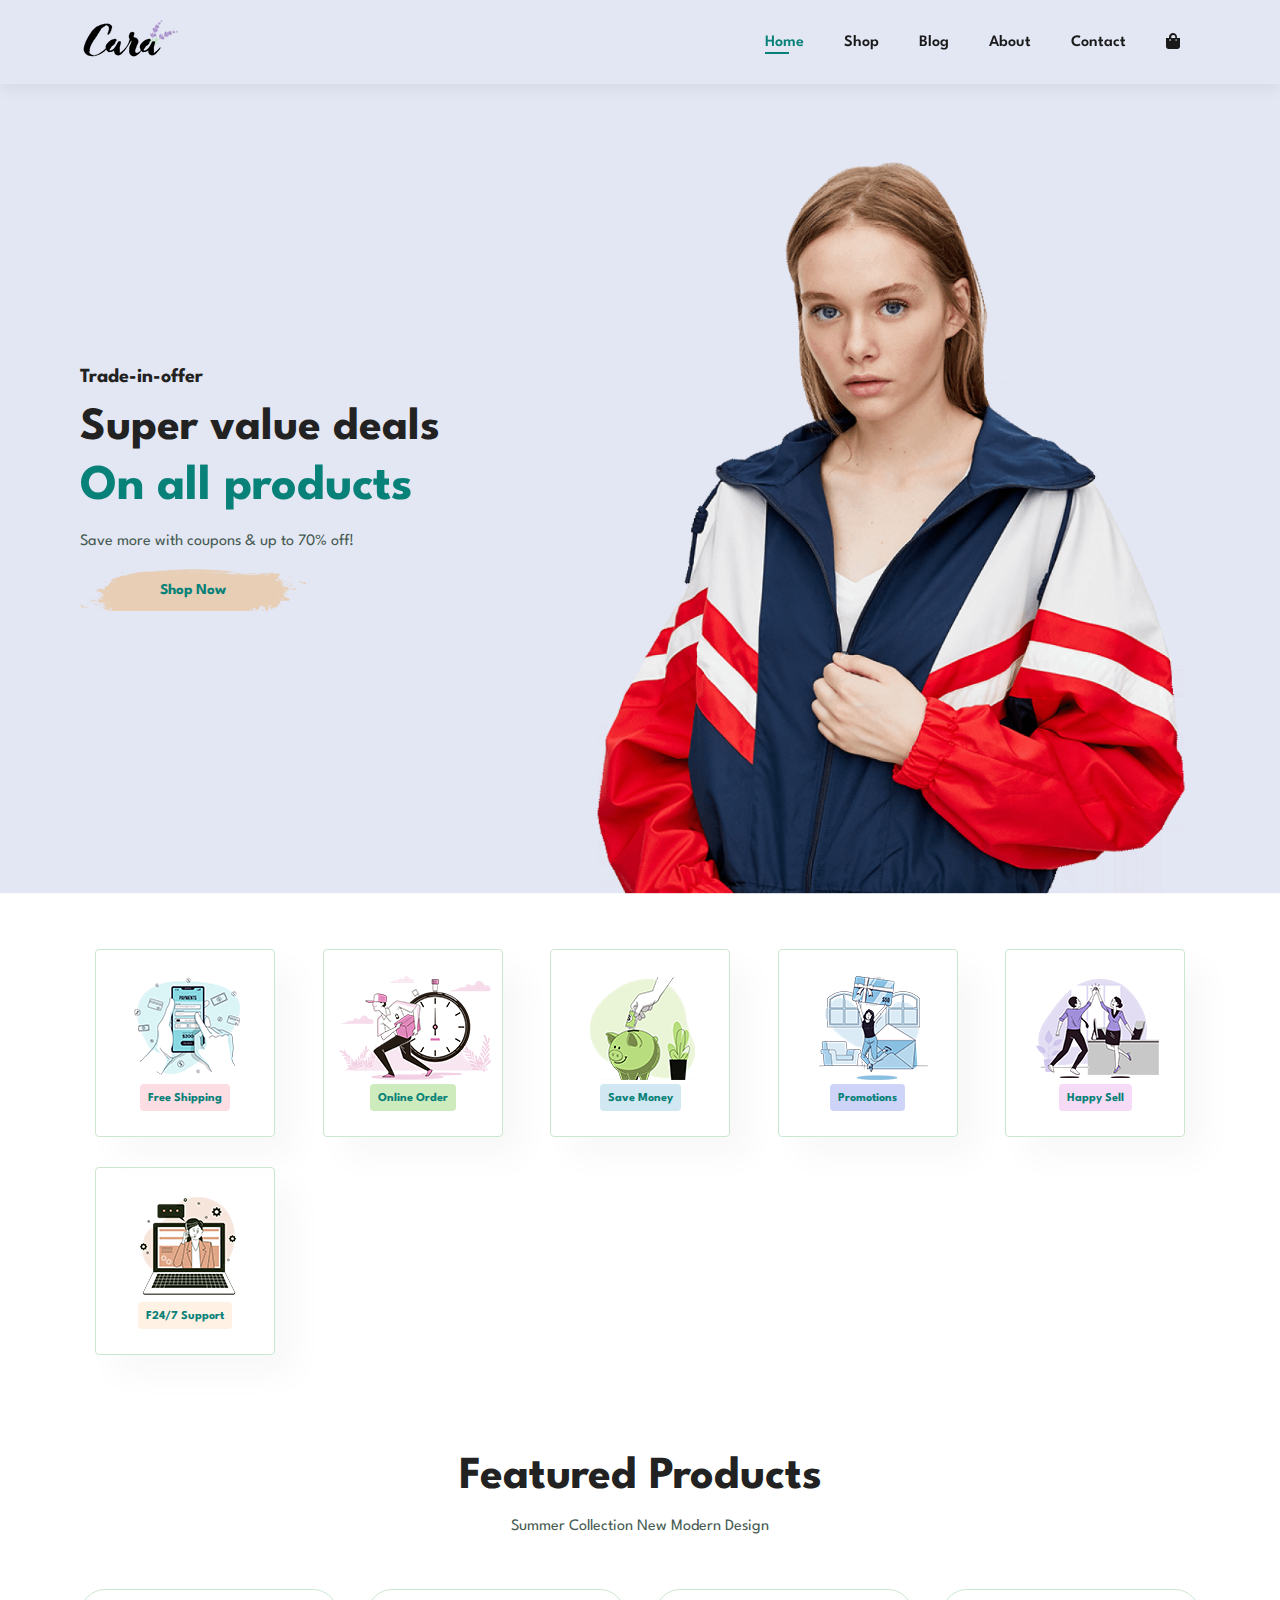
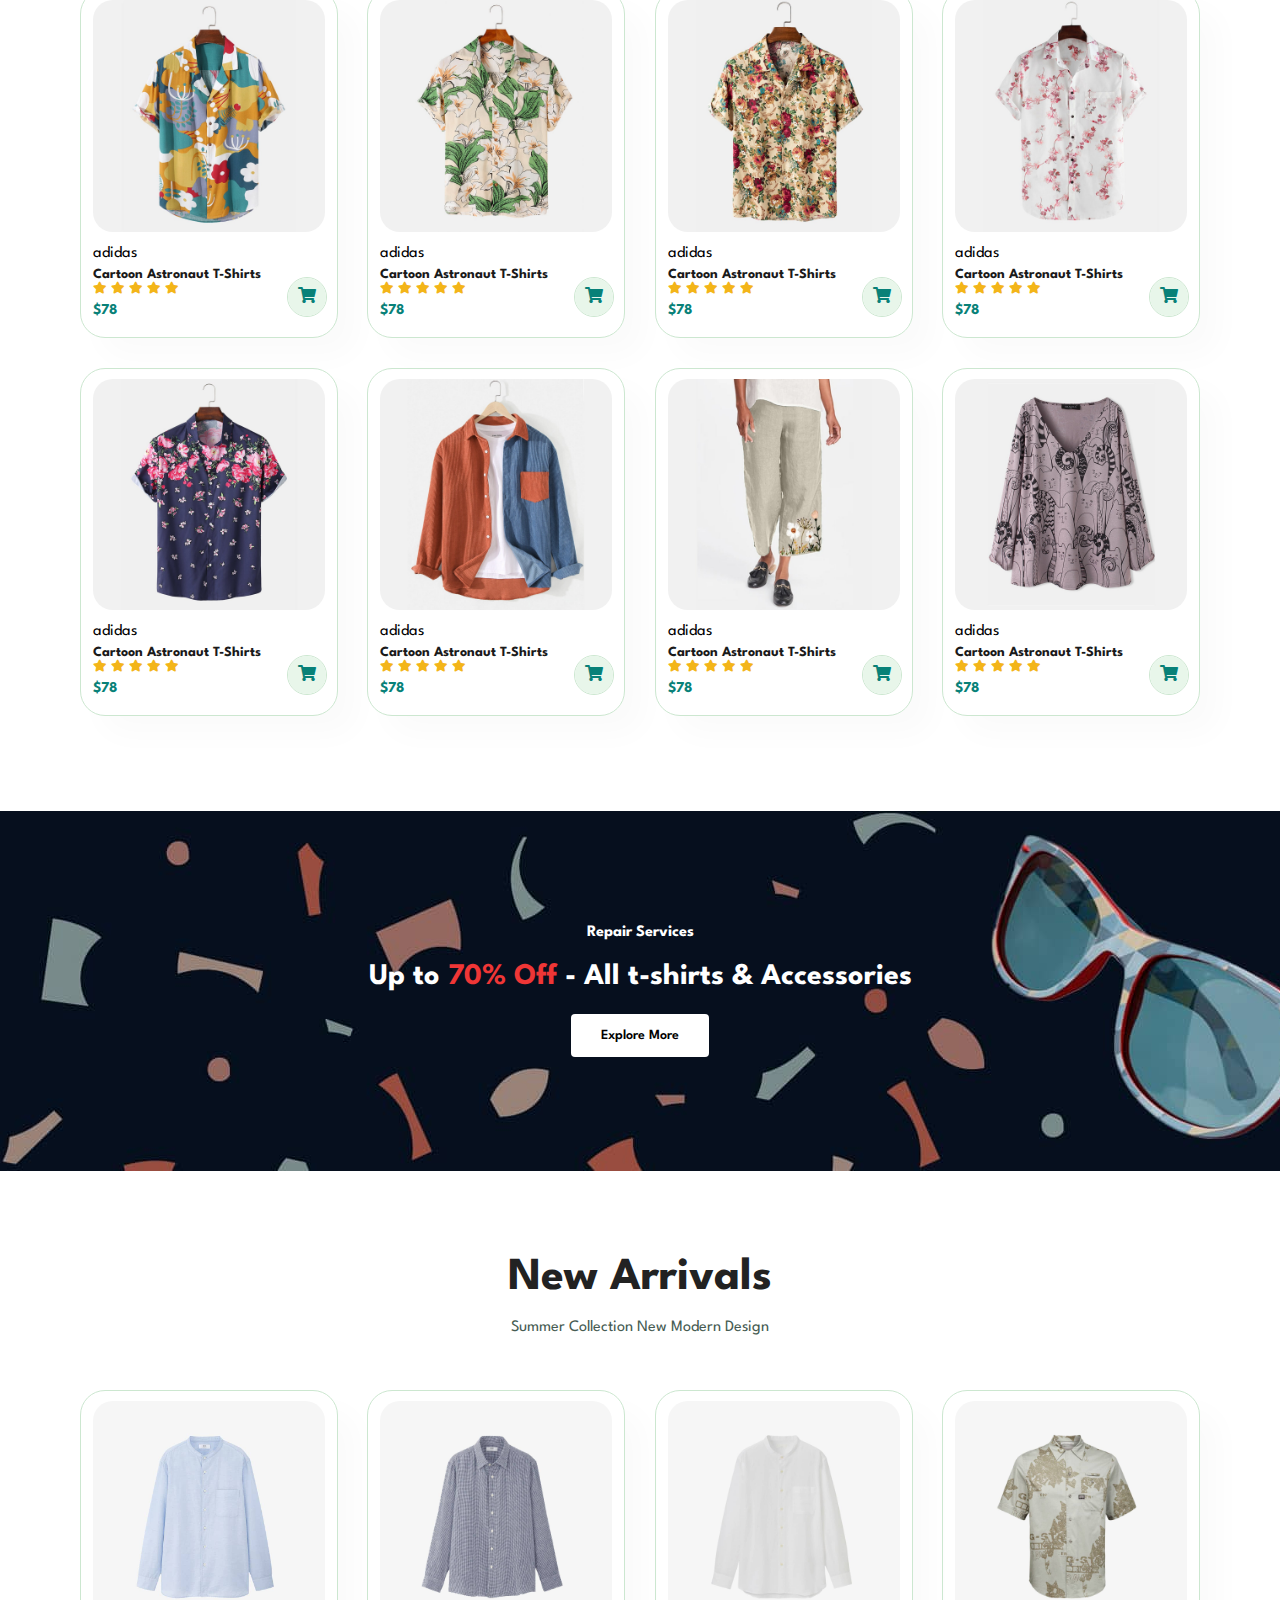
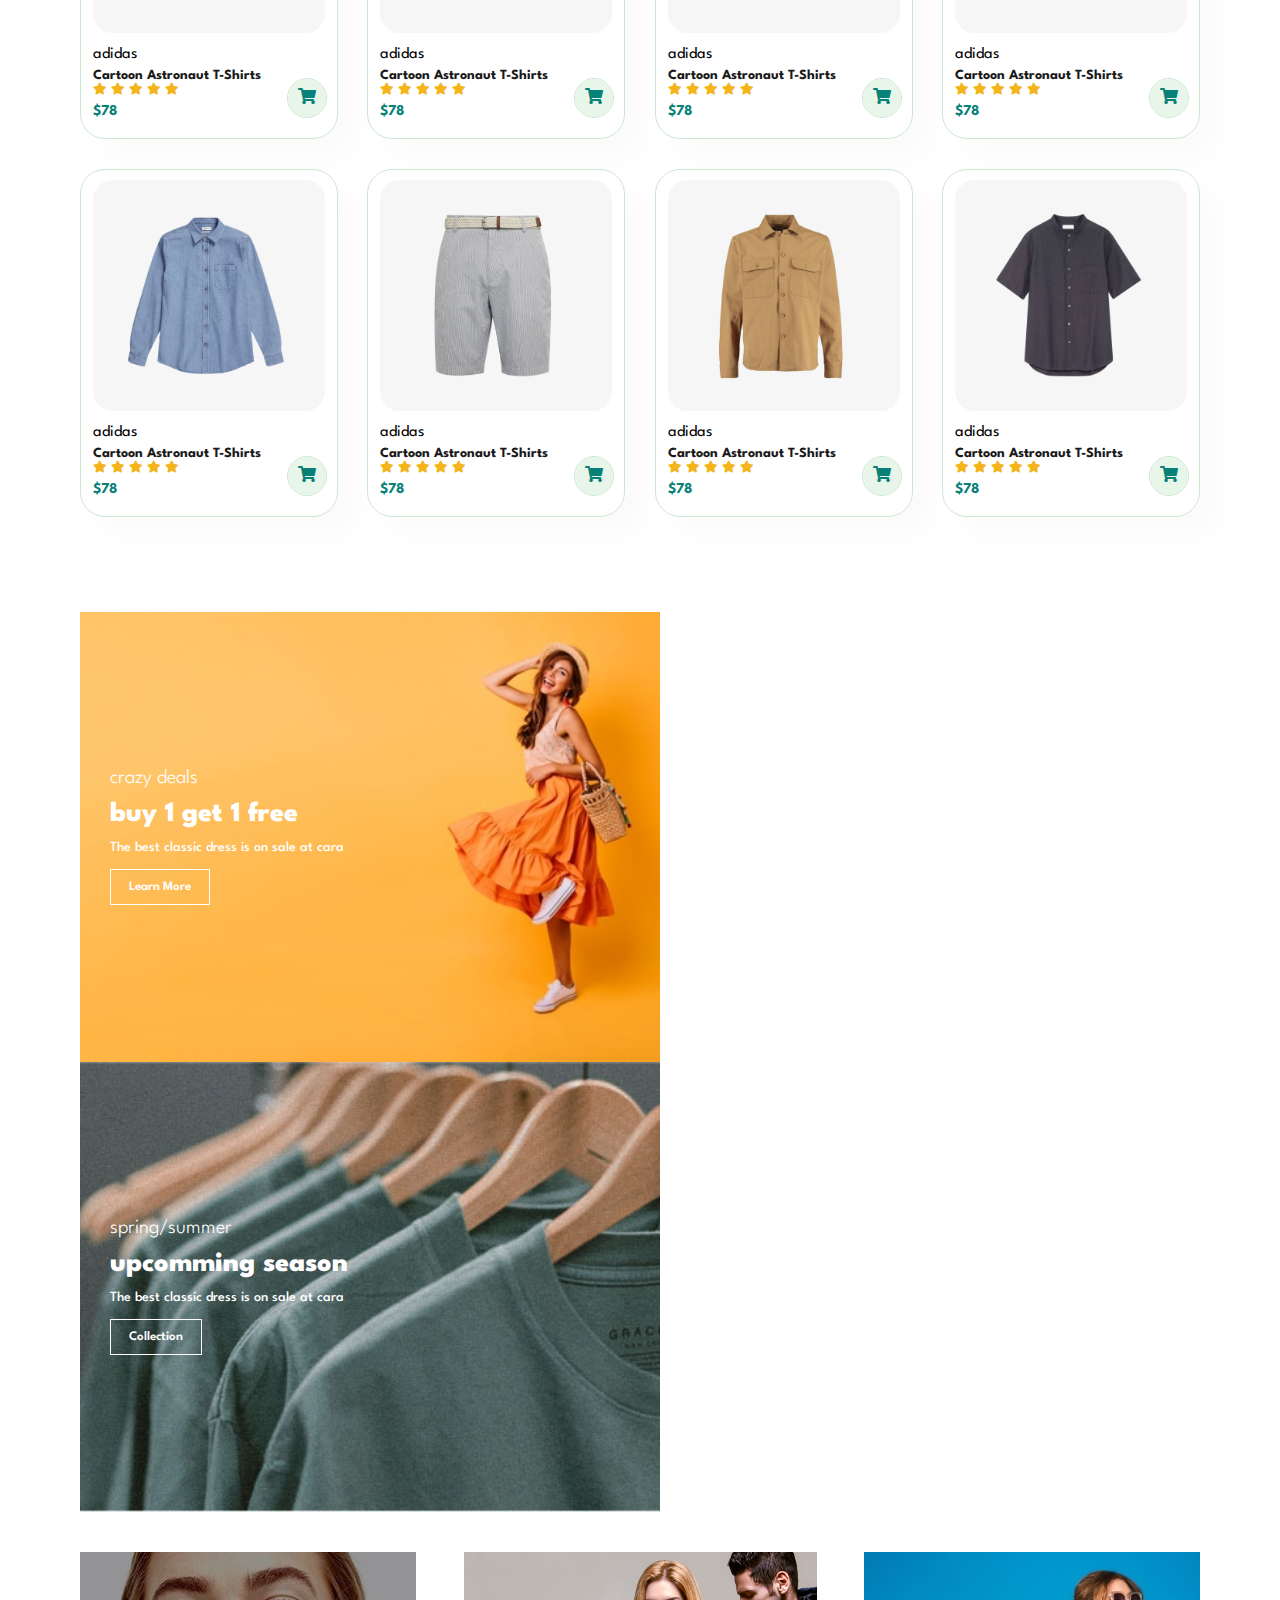
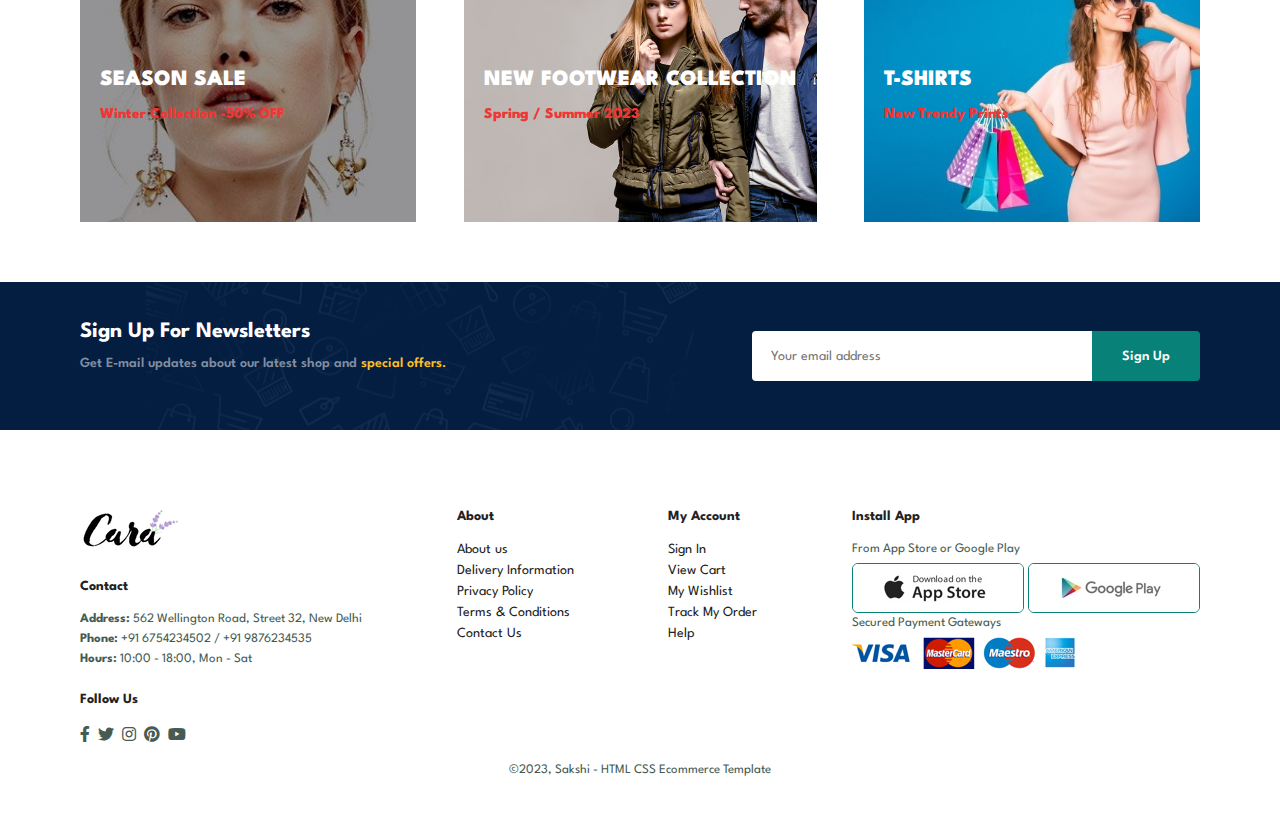
<file: index.html>
<!DOCTYPE html>
<html lang="en">

    <head>
        <meta charset="UTF-8">
        <meta http-equiv="X-UA-Compatible" content="IE=edge">
        <meta name="viewport" content="width=device-width, initial-scale=1.0">
        <title>E-commerce Website</title>
        <link rel="stylesheet" href="https://use.fontawesome.com/releases/v5.15.4/css/all.css"/>

        <link rel="stylesheet" href="style.css">
    </head>

    <body>
        
        <section id="header">
            <a href="#"><img src="images/logo.png" class="logo" alt=""></a>

            <div>
                <ul id="navbar">
                    <li><a class="active" href="index.html">Home</a></li>
                    <li><a href="shop.html">Shop</a></li>
                    <li><a href="blog.html">Blog</a></li>
                    <li><a href="about.html">About</a></li>
                    <li><a href="contact.html">Contact</a></li>
                    <li id="lg-bag"><a href="cart.html"><i class="fas fa-shopping-bag"></i></a></li>
                    <a href="#" id="close"><i class="fas fa-times"></i></a>
                </ul>
            </div>
            <div id="mobile">
                <a href="cart.html"><i class="fas fa-shopping-bag"></i></a>
                <i id="bar" class="fas fa-outdent"></i>
            </div>
        </section>


        <section id="hero">
            <h4>Trade-in-offer</h4>
            <h2>Super value deals</h2>
            <h1>On all products</h1>
            <p>Save more with coupons & up to 70% off!</p>
            <button>Shop Now</button>
        </section>

        <section id="feature" class="section-p1">
            <div class="fe-box">
                    <img src="images/features/f1.png" alt="">
                    <h6>Free Shipping</h6>
            </div>
            <div class="fe-box">
                <img src="images/features/f2.png" alt="">
                <h6>Online Order</h6>
            </div>
            <div class="fe-box">
                <img src="images/features/f3.png" alt="">
                <h6>Save Money</h6>
            </div>
            <div class="fe-box">
                <img src="images/features/f4.png" alt="">
                <h6>Promotions</h6>
            </div>
            <div class="fe-box">
                <img src="images/features/f5.png" alt="">
                <h6>Happy Sell</h6>
            </div>
            <div class="fe-box">
                <img src="images/features/f6.png" alt="">
                <h6>F24/7 Support</h6>
            </div>
        </section>

        <section id="product1" class="section-p1">
            <h2>Featured Products</h2>
            <p>Summer Collection New Modern Design</p>
            <div class="pro-container">
                <div class="pro">
                    <img src="images/products/f1.jpg" alt="">
                    <div class="des">
                        <span>adidas</span>
                        <h5>Cartoon Astronaut T-Shirts</h5>
                        <div class="star">
                            <i class="fas fa-star"></i>
                            <i class="fas fa-star"></i>
                            <i class="fas fa-star"></i>
                            <i class="fas fa-star"></i>
                            <i class="fas fa-star"></i>
                        </div>
                        <h4>$78</h4>
                    </div>
                    <a href="#" id="cart"><i class="fas fa-shopping-cart"></i></a>
                </div>
                <div class="pro">
                    <img src="images/products/f2.jpg" alt="">
                    <div class="des">
                        <span>adidas</span>
                        <h5>Cartoon Astronaut T-Shirts</h5>
                        <div class="star">
                            <i class="fas fa-star"></i>
                            <i class="fas fa-star"></i>
                            <i class="fas fa-star"></i>
                            <i class="fas fa-star"></i>
                            <i class="fas fa-star"></i>
                        </div>
                        <h4>$78</h4>
                    </div>
                    <a href="#" id="cart"><i class="fas fa-shopping-cart"></i></a>
                </div>
                <div class="pro">
                    <img src="images/products/f3.jpg" alt="">
                    <div class="des">
                        <span>adidas</span>
                        <h5>Cartoon Astronaut T-Shirts</h5>
                        <div class="star">
                            <i class="fas fa-star"></i>
                            <i class="fas fa-star"></i>
                            <i class="fas fa-star"></i>
                            <i class="fas fa-star"></i>
                            <i class="fas fa-star"></i>
                        </div>
                        <h4>$78</h4>
                    </div>
                    <a href="#" id="cart"><i class="fas fa-shopping-cart"></i></a>
                </div>
                <div class="pro">
                    <img src="images/products/f4.jpg" alt="">
                    <div class="des">
                        <span>adidas</span>
                        <h5>Cartoon Astronaut T-Shirts</h5>
                        <div class="star">
                            <i class="fas fa-star"></i>
                            <i class="fas fa-star"></i>
                            <i class="fas fa-star"></i>
                            <i class="fas fa-star"></i>
                            <i class="fas fa-star"></i>
                        </div>
                        <h4>$78</h4>
                    </div>
                    <a href="#" id="cart"><i class="fas fa-shopping-cart"></i></a>
                </div>
                <div class="pro">
                    <img src="images/products/f5.jpg" alt="">
                    <div class="des">
                        <span>adidas</span>
                        <h5>Cartoon Astronaut T-Shirts</h5>
                        <div class="star">
                            <i class="fas fa-star"></i>
                            <i class="fas fa-star"></i>
                            <i class="fas fa-star"></i>
                            <i class="fas fa-star"></i>
                            <i class="fas fa-star"></i>
                        </div>
                        <h4>$78</h4>
                    </div>
                    <a href="#" id="cart"><i class="fas fa-shopping-cart"></i></a>
                </div>
                <div class="pro">
                    <img src="images/products/f6.jpg" alt="">
                    <div class="des">
                        <span>adidas</span>
                        <h5>Cartoon Astronaut T-Shirts</h5>
                        <div class="star">
                            <i class="fas fa-star"></i>
                            <i class="fas fa-star"></i>
                            <i class="fas fa-star"></i>
                            <i class="fas fa-star"></i>
                            <i class="fas fa-star"></i>
                        </div>
                        <h4>$78</h4>
                    </div>
                    <a href="#" id="cart"><i class="fas fa-shopping-cart"></i></a>
                </div>
                <div class="pro">
                    <img src="images/products/f7.jpg" alt="">
                    <div class="des">
                        <span>adidas</span>
                        <h5>Cartoon Astronaut T-Shirts</h5>
                        <div class="star">
                            <i class="fas fa-star"></i>
                            <i class="fas fa-star"></i>
                            <i class="fas fa-star"></i>
                            <i class="fas fa-star"></i>
                            <i class="fas fa-star"></i>
                        </div>
                        <h4>$78</h4>
                    </div>
                    <a href="#" id="cart"><i class="fas fa-shopping-cart"></i></a>
                </div>
                <div class="pro">
                    <img src="images/products/f8.jpg" alt="">
                    <div class="des">
                        <span>adidas</span>
                        <h5>Cartoon Astronaut T-Shirts</h5>
                        <div class="star">
                            <i class="fas fa-star"></i>
                            <i class="fas fa-star"></i>
                            <i class="fas fa-star"></i>
                            <i class="fas fa-star"></i>
                            <i class="fas fa-star"></i>
                        </div>
                        <h4>$78</h4>
                    </div>
                    <a href="#" id="cart"><i class="fas fa-shopping-cart"></i></a>
                </div>
            </div>
        </section>

        <section id="banner" class="section-m1">
            <h4>Repair Services</h4>
            <h2>Up to <span>70% Off</span> - All t-shirts & Accessories</h2>
            <button class="normal">Explore More</button>
        </section>

        <section id="product1" class="section-p1">
            <h2>New Arrivals</h2>
            <p>Summer Collection New Modern Design</p>
            <div class="pro-container">
                <div class="pro">
                    <img src="images/products/n1.jpg" alt="">
                    <div class="des">
                        <span>adidas</span>
                        <h5>Cartoon Astronaut T-Shirts</h5>
                        <div class="star">
                            <i class="fas fa-star"></i>
                            <i class="fas fa-star"></i>
                            <i class="fas fa-star"></i>
                            <i class="fas fa-star"></i>
                            <i class="fas fa-star"></i>
                        </div>
                        <h4>$78</h4>
                    </div>
                    <a href="#" id="cart"><i class="fas fa-shopping-cart"></i></a>
                </div>
                <div class="pro">
                    <img src="images/products/n2.jpg" alt="">
                    <div class="des">
                        <span>adidas</span>
                        <h5>Cartoon Astronaut T-Shirts</h5>
                        <div class="star">
                            <i class="fas fa-star"></i>
                            <i class="fas fa-star"></i>
                            <i class="fas fa-star"></i>
                            <i class="fas fa-star"></i>
                            <i class="fas fa-star"></i>
                        </div>
                        <h4>$78</h4>
                    </div>
                    <a href="#" id="cart"><i class="fas fa-shopping-cart"></i></a>
                </div>
                <div class="pro">
                    <img src="images/products/n3.jpg" alt="">
                    <div class="des">
                        <span>adidas</span>
                        <h5>Cartoon Astronaut T-Shirts</h5>
                        <div class="star">
                            <i class="fas fa-star"></i>
                            <i class="fas fa-star"></i>
                            <i class="fas fa-star"></i>
                            <i class="fas fa-star"></i>
                            <i class="fas fa-star"></i>
                        </div>
                        <h4>$78</h4>
                    </div>
                    <a href="#" id="cart"><i class="fas fa-shopping-cart"></i></a>
                </div>
                <div class="pro">
                    <img src="images/products/n4.jpg" alt="">
                    <div class="des">
                        <span>adidas</span>
                        <h5>Cartoon Astronaut T-Shirts</h5>
                        <div class="star">
                            <i class="fas fa-star"></i>
                            <i class="fas fa-star"></i>
                            <i class="fas fa-star"></i>
                            <i class="fas fa-star"></i>
                            <i class="fas fa-star"></i>
                        </div>
                        <h4>$78</h4>
                    </div>
                    <a href="#" id="cart"><i class="fas fa-shopping-cart"></i></a>
                </div>
                <div class="pro">
                    <img src="images/products/n5.jpg" alt="">
                    <div class="des">
                        <span>adidas</span>
                        <h5>Cartoon Astronaut T-Shirts</h5>
                        <div class="star">
                            <i class="fas fa-star"></i>
                            <i class="fas fa-star"></i>
                            <i class="fas fa-star"></i>
                            <i class="fas fa-star"></i>
                            <i class="fas fa-star"></i>
                        </div>
                        <h4>$78</h4>
                    </div>
                    <a href="#" id="cart"><i class="fas fa-shopping-cart"></i></a>
                </div>
                <div class="pro">
                    <img src="images/products/n6.jpg" alt="">
                    <div class="des">
                        <span>adidas</span>
                        <h5>Cartoon Astronaut T-Shirts</h5>
                        <div class="star">
                            <i class="fas fa-star"></i>
                            <i class="fas fa-star"></i>
                            <i class="fas fa-star"></i>
                            <i class="fas fa-star"></i>
                            <i class="fas fa-star"></i>
                        </div>
                        <h4>$78</h4>
                    </div>
                    <a href="#" id="cart"><i class="fas fa-shopping-cart"></i></a>
                </div>
                <div class="pro">
                    <img src="images/products/n7.jpg" alt="">
                    <div class="des">
                        <span>adidas</span>
                        <h5>Cartoon Astronaut T-Shirts</h5>
                        <div class="star">
                            <i class="fas fa-star"></i>
                            <i class="fas fa-star"></i>
                            <i class="fas fa-star"></i>
                            <i class="fas fa-star"></i>
                            <i class="fas fa-star"></i>
                        </div>
                        <h4>$78</h4>
                    </div>
                    <a href="#" id="cart"><i class="fas fa-shopping-cart"></i></a>
                </div>
                <div class="pro">
                    <img src="images/products/n8.jpg" alt="">
                    <div class="des">
                        <span>adidas</span>
                        <h5>Cartoon Astronaut T-Shirts</h5>
                        <div class="star">
                            <i class="fas fa-star"></i>
                            <i class="fas fa-star"></i>
                            <i class="fas fa-star"></i>
                            <i class="fas fa-star"></i>
                            <i class="fas fa-star"></i>
                        </div>
                        <h4>$78</h4>
                    </div>
                    <a href="#" id="cart"><i class="fas fa-shopping-cart"></i></a>
                </div>
            </div>
        </section>

        <section id="sm-banner" class="section-p1">
            <div class="banner-box">
                <h4>crazy deals</h4>
                <h2>buy 1 get 1 free</h2>
                <span>The best classic dress is on sale at cara</span>
                <button class="white">Learn More</button>
            </div>
            <div class="banner-box banner-box2">
                <h4>spring/summer</h4>
                <h2>upcomming season</h2>
                <span>The best classic dress is on sale at cara</span>
                <button class="white">Collection</button>
            </div>
        </section>

        <section id="banner3">
            <div class="banner-box">
                <h2>SEASON SALE</h2>
                <h3>Winter Collection -50% OFF</h3>
            </div>
            <div class="banner-box banner-box2">
                <h2>NEW FOOTWEAR COLLECTION</h2>
                <h3>Spring / Summer 2023</h3>
            </div>
            <div class="banner-box banner-box3">
                <h2>T-SHIRTS</h2>
                <h3>New Trendy Prints</h3>
            </div>
        </section>

        <section id="newsletter" class="section-p1 section-m1">
            <div class="newstext">
                <h4>Sign Up For Newsletters</h4>
                <p>Get E-mail updates about our latest shop and <span>special offers.</span></p>
            </div>
            <div class="form">
                <input type="text" placeholder="Your email address">
                <button class="normal">Sign Up</button>
            </div>
        </section>

        <footer class="section-p1">
            <div class="col">
                <img class="logo" src="images/logo.png" alt="">
                <h4>Contact</h4>
                <p><strong>Address: </strong> 562 Wellington Road, Street 32, New Delhi</p>
                <p><strong>Phone: </strong> +91 6754234502 / +91 9876234535</p>
                <p><strong>Hours: </strong> 10:00 - 18:00, Mon - Sat</p>
                <div class="follow">
                    <h4>Follow Us</h4>
                    <div class="icon">
                        <i class="fab fa-facebook-f"></i>
                        <i class="fab fa-twitter"></i>
                        <i class="fab fa-instagram"></i>
                        <i class="fab fa-pinterest"></i>
                        <i class="fab fa-youtube"></i>
                    </div>
                </div>
            </div>
            <div class="col">
                <h4>About</h4>
                <a href="#">About us</a>
                <a href="#">Delivery Information</a>
                <a href="#">Privacy Policy</a>
                <a href="#">Terms & Conditions</a>
                <a href="#">Contact Us</a>
            </div>
            <div class="col">
                <h4>My Account</h4>
                <a href="#">Sign In</a>
                <a href="#">View Cart</a>
                <a href="#">My Wishlist</a>
                <a href="#">Track My Order</a>
                <a href="#">Help</a>
            </div>

            <div class="col install">
                <h4>Install App</h4>
                <p>From App Store or Google Play</p>
                <div class="row">
                    <img src="images/pay/app.jpg" alt="">
                    <img src="images/pay/play.jpg" alt="">
                </div>
                <p>Secured Payment Gateways</p>
                <img src="images/pay/pay.png" alt="">
            </div>

            <div class="copyright">
                <p>©2023, Sakshi - HTML CSS Ecommerce Template</p>
            </div>
        </footer>

        <script src="script.js"></script>
    </body>

</html>
</file>
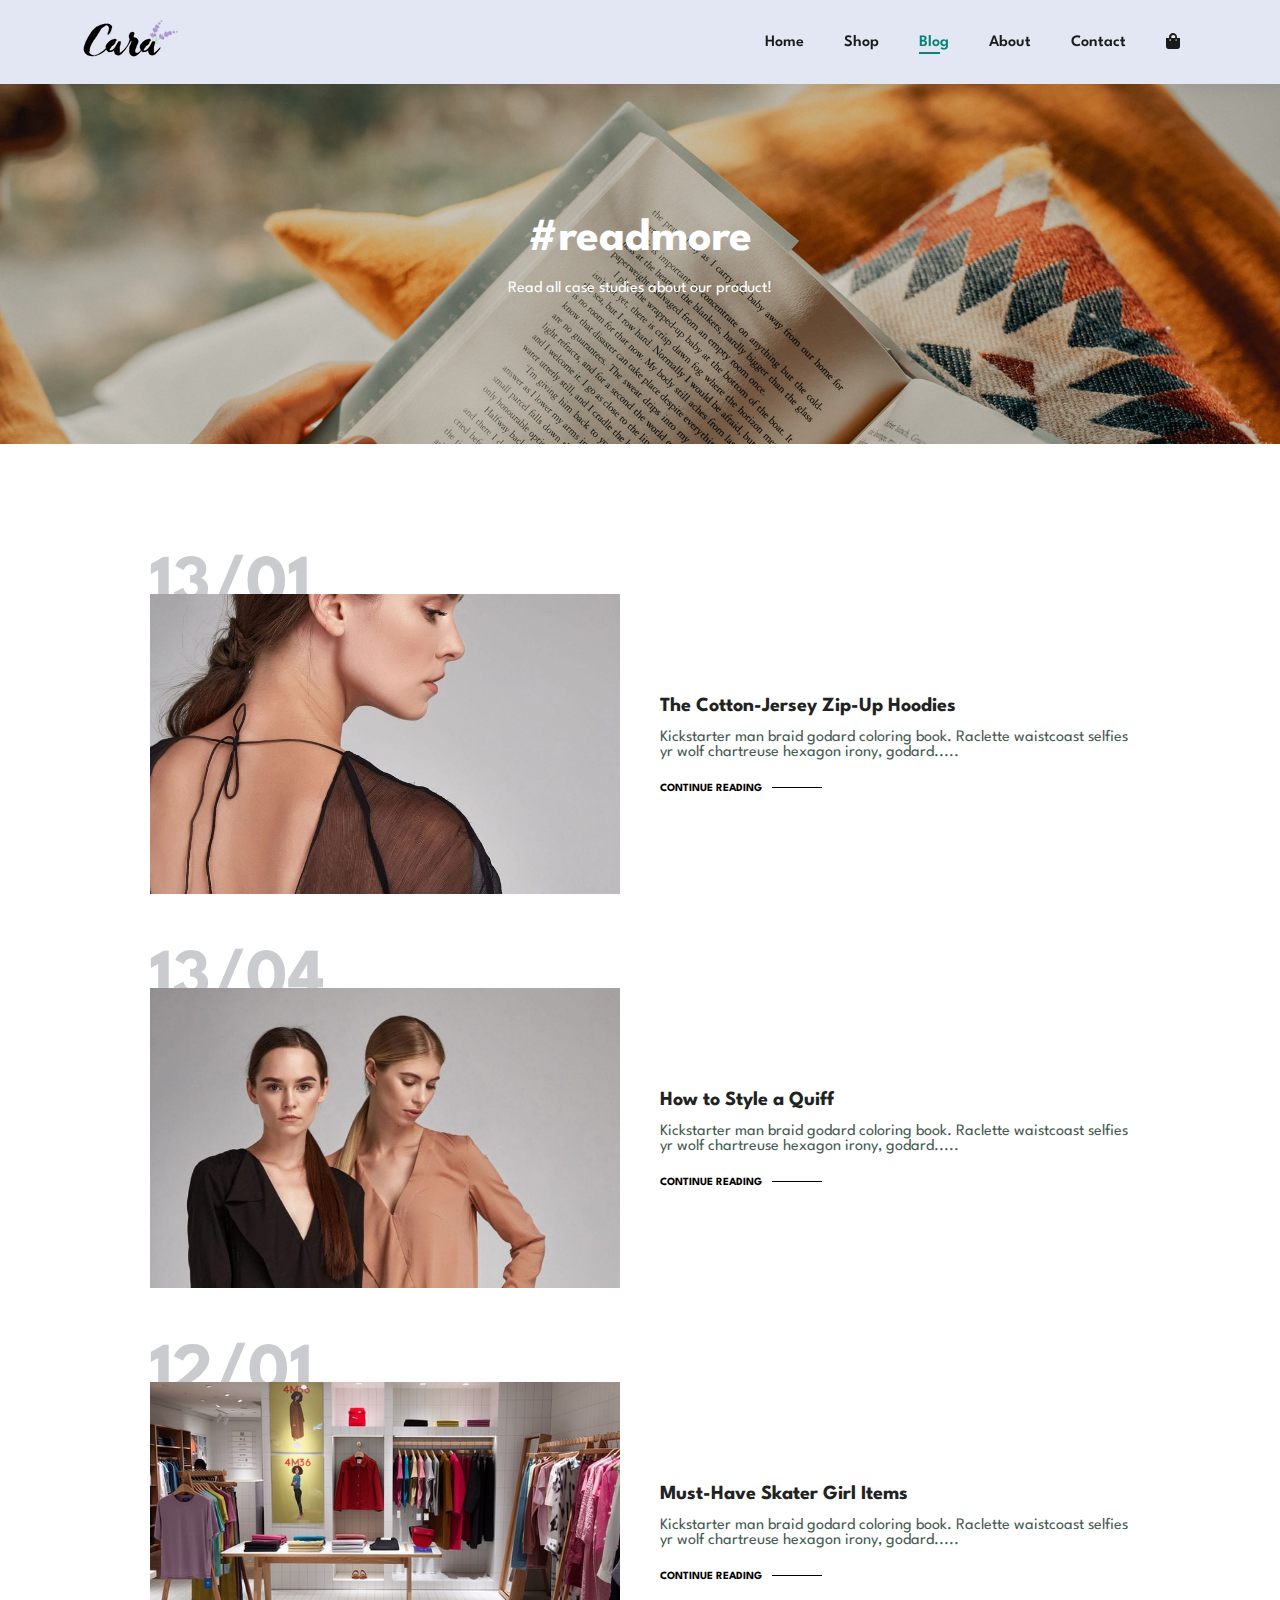
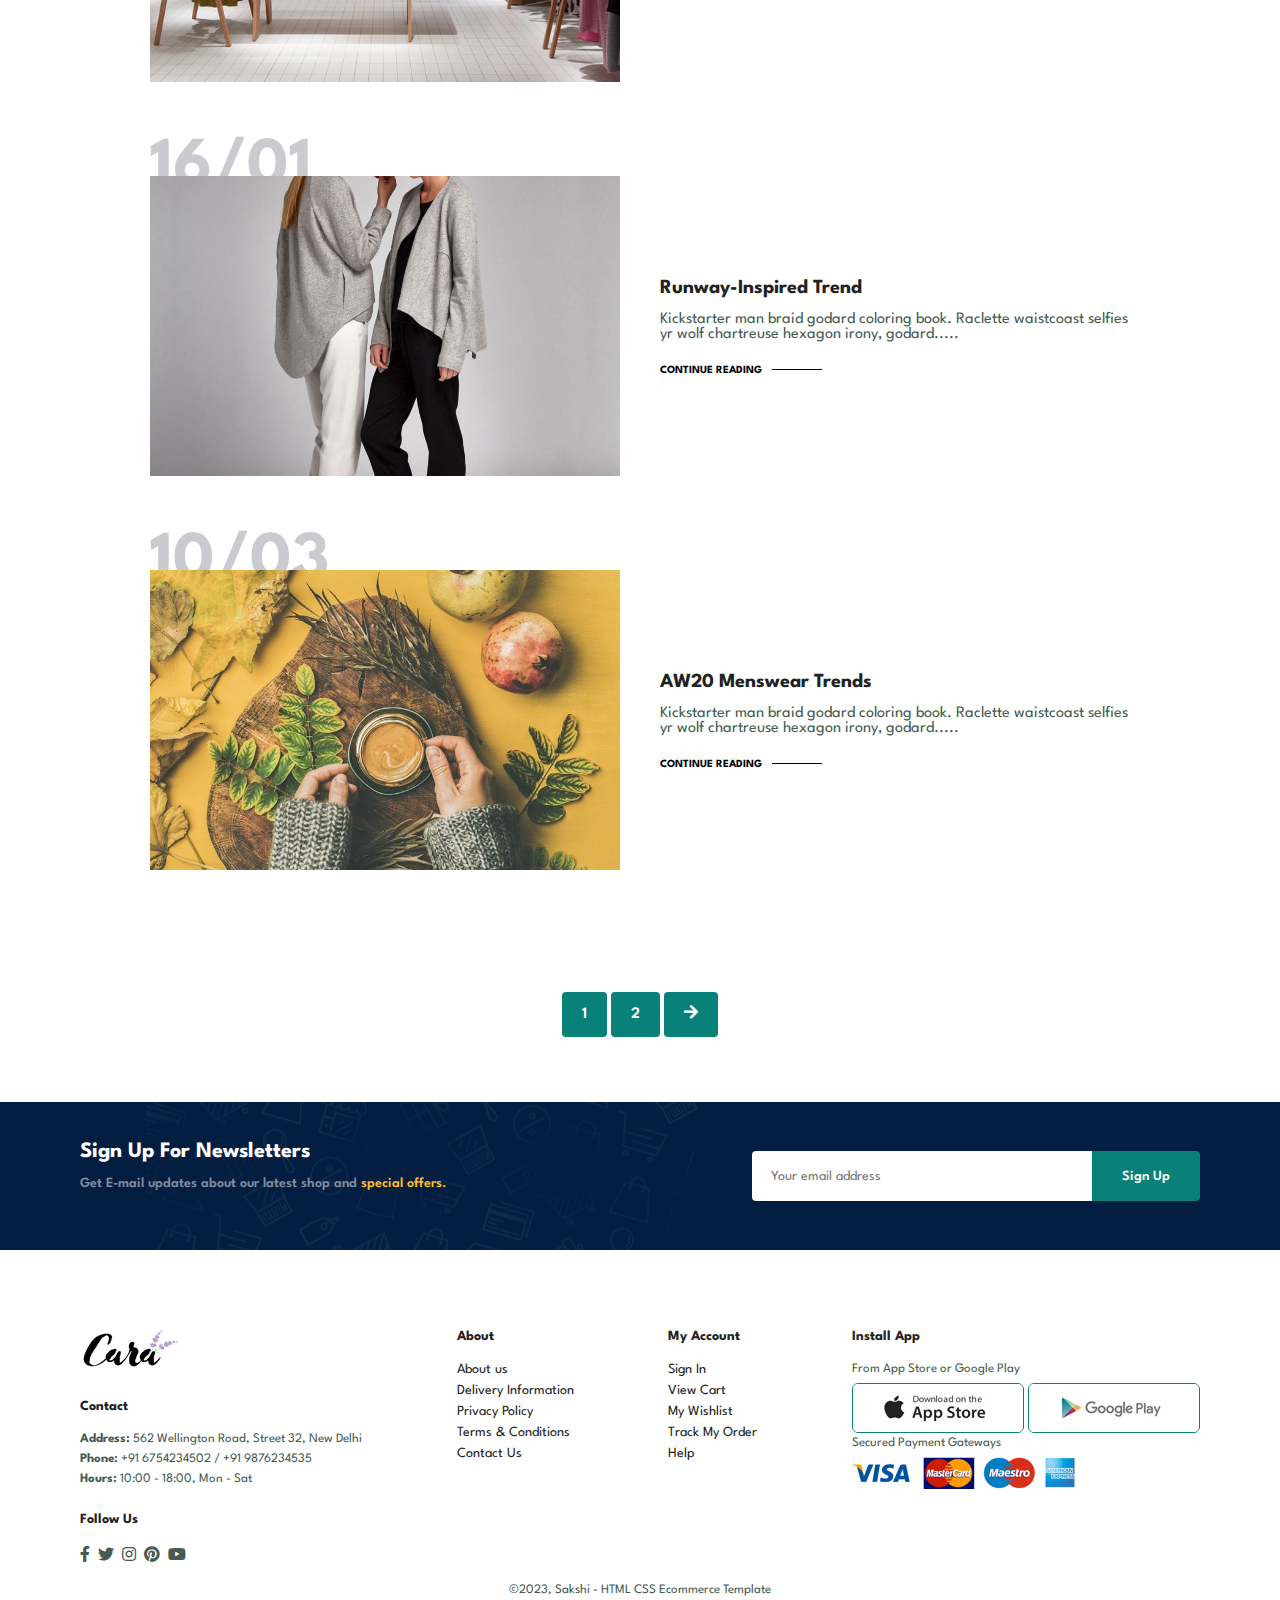
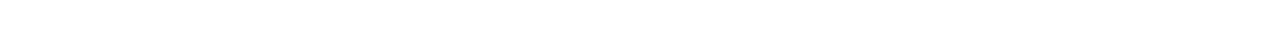
<file: blog.html>
<!DOCTYPE html>
<html lang="en">

    <head>
        <meta charset="UTF-8">
        <meta http-equiv="X-UA-Compatible" content="IE=edge">
        <meta name="viewport" content="width=device-width, initial-scale=1.0">
        <title>E-commerce Website</title>
        <link rel="stylesheet" href="https://use.fontawesome.com/releases/v5.15.4/css/all.css"/>

        <link rel="stylesheet" href="style.css">
    </head>

    <body>
        
        <section id="header">
            <a href="#"><img src="images/logo.png" class="logo" alt=""></a>

            <div>
                <ul id="navbar">
                    <li><a href="index.html">Home</a></li>
                    <li><a href="shop.html">Shop</a></li>
                    <li><a class="active" href="blog.html">Blog</a></li>
                    <li><a href="about.html">About</a></li>
                    <li><a href="contact.html">Contact</a></li>
                    <li id="lg-bag"><a href="cart.html"><i class="fas fa-shopping-bag"></i></a></li>
                    <a href="#" id="close"><i class="fas fa-times"></i></a>
                </ul>
            </div>
            <div id="mobile">
                <a href="cart.html"><i class="fas fa-shopping-bag"></i></a>
                <i id="bar" class="fas fa-outdent"></i>
            </div>
        </section>

        <section id="page-header" class="blog-header">
            <h2>#readmore</h2>
            <p>Read all case studies about our product!</p>
        </section>

        <section id="blog">
            <div class="blog-box">
                <div class="blog-img">
                    <img src="images/blog/b1 (1).jpg" alt="">
                </div>
                <div class="blog-details">
                    <h4>The Cotton-Jersey Zip-Up Hoodies</h4>
                    <p>Kickstarter man braid godard coloring book. Raclette waistcoast selfies yr wolf chartreuse hexagon irony, godard.....</p>
                    <a href="#">CONTINUE READING</a>
                </div>
                <h1>13/01</h1>
            </div>
            <div class="blog-box">
                <div class="blog-img">
                    <img src="images/blog/b2 (1).jpg" alt="">
                </div>
                <div class="blog-details">
                    <h4>How to Style a Quiff</h4>
                    <p>Kickstarter man braid godard coloring book. Raclette waistcoast selfies yr wolf chartreuse hexagon irony, godard.....</p>
                    <a href="#">CONTINUE READING</a>
                </div>
                <h1>13/04</h1>
            </div>
            <div class="blog-box">
                <div class="blog-img">
                    <img src="images/blog/b3.jpg" alt="">
                </div>
                <div class="blog-details">
                    <h4>Must-Have Skater Girl Items</h4>
                    <p>Kickstarter man braid godard coloring book. Raclette waistcoast selfies yr wolf chartreuse hexagon irony, godard.....</p>
                    <a href="#">CONTINUE READING</a>
                </div>
                <h1>12/01</h1>
            </div>
            <div class="blog-box">
                <div class="blog-img">
                    <img src="images/blog/b4 (1).jpg" alt="">
                </div>
                <div class="blog-details">
                    <h4>Runway-Inspired Trend</h4>
                    <p>Kickstarter man braid godard coloring book. Raclette waistcoast selfies yr wolf chartreuse hexagon irony, godard.....</p>
                    <a href="#">CONTINUE READING</a>
                </div>
                <h1>16/01</h1>
            </div>
            <div class="blog-box">
                <div class="blog-img">
                    <img src="images/blog/b6.jpg" alt="">
                </div>
                <div class="blog-details">
                    <h4>AW20 Menswear Trends</h4>
                    <p>Kickstarter man braid godard coloring book. Raclette waistcoast selfies yr wolf chartreuse hexagon irony, godard.....</p>
                    <a href="#">CONTINUE READING</a>
                </div>
                <h1>10/03</h1>
            </div>
        </section>

        <section id="pagination" class="section-p1">
            <a href="#">1</a>
            <a href="#">2</a>
            <a href="#"><i class="fas fa-arrow-right"></i></a>
        </section>

        <section id="newsletter" class="section-p1 section-m1">
            <div class="newstext">
                <h4>Sign Up For Newsletters</h4>
                <p>Get E-mail updates about our latest shop and <span>special offers.</span></p>
            </div>
            <div class="form">
                <input type="text" placeholder="Your email address">
                <button class="normal">Sign Up</button>
            </div>
        </section>

        <footer class="section-p1">
            <div class="col">
                <img class="logo" src="images/logo.png" alt="">
                <h4>Contact</h4>
                <p><strong>Address: </strong> 562 Wellington Road, Street 32, New Delhi</p>
                <p><strong>Phone: </strong> +91 6754234502 / +91 9876234535</p>
                <p><strong>Hours: </strong> 10:00 - 18:00, Mon - Sat</p>
                <div class="follow">
                    <h4>Follow Us</h4>
                    <div class="icon">
                        <i class="fab fa-facebook-f"></i>
                        <i class="fab fa-twitter"></i>
                        <i class="fab fa-instagram"></i>
                        <i class="fab fa-pinterest"></i>
                        <i class="fab fa-youtube"></i>
                    </div>
                </div>
            </div>
            <div class="col">
                <h4>About</h4>
                <a href="#">About us</a>
                <a href="#">Delivery Information</a>
                <a href="#">Privacy Policy</a>
                <a href="#">Terms & Conditions</a>
                <a href="#">Contact Us</a>
            </div>
            <div class="col">
                <h4>My Account</h4>
                <a href="#">Sign In</a>
                <a href="#">View Cart</a>
                <a href="#">My Wishlist</a>
                <a href="#">Track My Order</a>
                <a href="#">Help</a>
            </div>

            <div class="col install">
                <h4>Install App</h4>
                <p>From App Store or Google Play</p>
                <div class="row">
                    <img src="images/pay/app.jpg" alt="">
                    <img src="images/pay/play.jpg" alt="">
                </div>
                <p>Secured Payment Gateways</p>
                <img src="images/pay/pay.png" alt="">
            </div>

            <div class="copyright">
                <p>©2023, Sakshi - HTML CSS Ecommerce Template</p>
            </div>
        </footer>

        <script src="script.js"></script>
    </body>

</html>
</file>
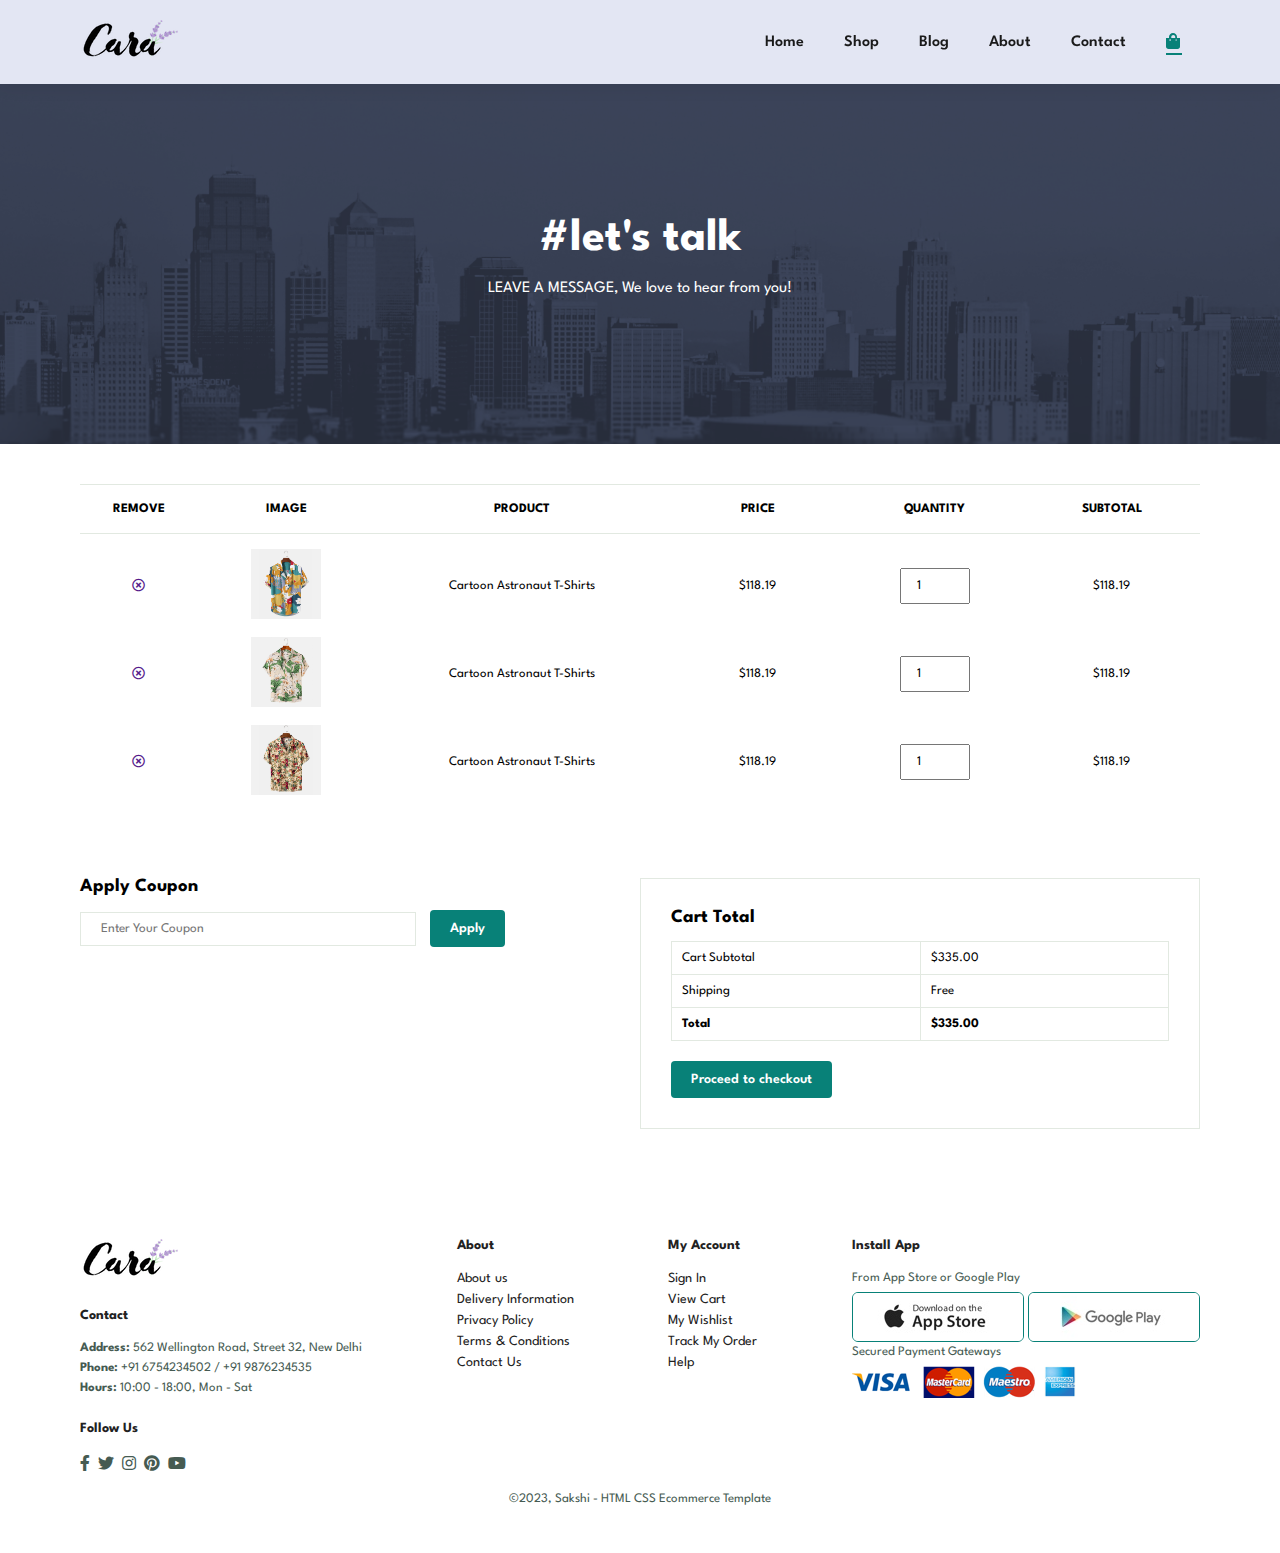
<file: cart.html>
<!DOCTYPE html>
<html lang="en">

    <head>
        <meta charset="UTF-8">
        <meta http-equiv="X-UA-Compatible" content="IE=edge">
        <meta name="viewport" content="width=device-width, initial-scale=1.0">
        <title>E-commerce Website</title>
        <link rel="stylesheet" href="https://use.fontawesome.com/releases/v5.15.4/css/all.css"/>

        <link rel="stylesheet" href="style.css">
    </head>

    <body>
        
        <section id="header">
            <a href="#"><img src="images/logo.png" class="logo" alt=""></a>

            <div>
                <ul id="navbar">
                    <li><a href="index.html">Home</a></li>
                    <li><a href="shop.html">Shop</a></li>
                    <li><a href="blog.html">Blog</a></li>
                    <li><a href="about.html">About</a></li>
                    <li><a href="contact.html">Contact</a></li>
                    <li id="lg-bag"><a class="active" href="cart.html"><i class="fas fa-shopping-bag"></i></a></li>
                    <a href="#" id="close"><i class="fas fa-times"></i></a>
                </ul>
            </div>
            <div id="mobile">
                <a href="cart.html"><i class="fas fa-shopping-bag"></i></a>
                <i id="bar" class="fas fa-outdent"></i>
            </div>
        </section>

        <section id="page-header" class="about-header">
            <h2>#let's talk</h2>
            <p>LEAVE A MESSAGE, We love to hear from you!</p>
        </section>

        <section id="cart" class="section-p1">
            <table width="100%">
                <thead>
                    <tr>
                        <td>Remove</td>
                        <td>Image</td>
                        <td>Product</td>
                        <td>Price</td>
                        <td>Quantity</td>
                        <td>Subtotal</td>
                    </tr>
                </thead>
                <tbody>
                    <tr>
                        <td><a href=""><i class="far fa-times-circle"></i></a></td>
                        <td><img src="images/products/f1.jpg" alt=""></td>
                        <td>Cartoon Astronaut T-Shirts</td>
                        <td>$118.19</td>
                        <td><input type="number" value="1"></td>
                        <td>$118.19</td>
                    </tr>
                    <tr>
                        <td><a href=""><i class="far fa-times-circle"></i></a></td>
                        <td><img src="images/products/f2.jpg" alt=""></td>
                        <td>Cartoon Astronaut T-Shirts</td>
                        <td>$118.19</td>
                        <td><input type="number" value="1"></td>
                        <td>$118.19</td>
                    </tr>
                    <tr>
                        <td><a href=""><i class="far fa-times-circle"></i></a></td>
                        <td><img src="images/products/f3.jpg" alt=""></td>
                        <td>Cartoon Astronaut T-Shirts</td>
                        <td>$118.19</td>
                        <td><input type="number" value="1"></td>
                        <td>$118.19</td>
                    </tr>
                </tbody>
            </table>
        </section>

        <section id="cart-add" class="section-p1">
            <div id="coupon">
                <h3>Apply Coupon</h3>
                <div>
                    <input type="text" placeholder="Enter Your Coupon">
                    <button class="normal">Apply</button>
                </div>
            </div>

            <div id="subtotal">
                <h3>Cart Total</h3>
                <table>
                    <tr>
                        <td>Cart Subtotal</td>
                        <td>$335.00</td>
                    </tr>
                    <tr>
                        <td>Shipping</td>
                        <td>Free</td>
                    </tr>
                    <tr>
                        <td><strong>Total</strong></td>
                        <td><strong>$335.00</strong></td>
                    </tr>
                </table>
                <button class="normal">Proceed to checkout</button>
            </div>
        </section>

        <footer class="section-p1">
            <div class="col">
                <img class="logo" src="images/logo.png" alt="">
                <h4>Contact</h4>
                <p><strong>Address: </strong> 562 Wellington Road, Street 32, New Delhi</p>
                <p><strong>Phone: </strong> +91 6754234502 / +91 9876234535</p>
                <p><strong>Hours: </strong> 10:00 - 18:00, Mon - Sat</p>
                <div class="follow">
                    <h4>Follow Us</h4>
                    <div class="icon">
                        <i class="fab fa-facebook-f"></i>
                        <i class="fab fa-twitter"></i>
                        <i class="fab fa-instagram"></i>
                        <i class="fab fa-pinterest"></i>
                        <i class="fab fa-youtube"></i>
                    </div>
                </div>
            </div>
            <div class="col">
                <h4>About</h4>
                <a href="#">About us</a>
                <a href="#">Delivery Information</a>
                <a href="#">Privacy Policy</a>
                <a href="#">Terms & Conditions</a>
                <a href="#">Contact Us</a>
            </div>
            <div class="col">
                <h4>My Account</h4>
                <a href="#">Sign In</a>
                <a href="#">View Cart</a>
                <a href="#">My Wishlist</a>
                <a href="#">Track My Order</a>
                <a href="#">Help</a>
            </div>

            <div class="col install">
                <h4>Install App</h4>
                <p>From App Store or Google Play</p>
                <div class="row">
                    <img src="images/pay/app.jpg" alt="">
                    <img src="images/pay/play.jpg" alt="">
                </div>
                <p>Secured Payment Gateways</p>
                <img src="images/pay/pay.png" alt="">
            </div>

            <div class="copyright">
                <p>©2023, Sakshi - HTML CSS Ecommerce Template</p>
            </div>
        </footer>

        <script src="script.js"></script>
    </body>

</html>
</file>
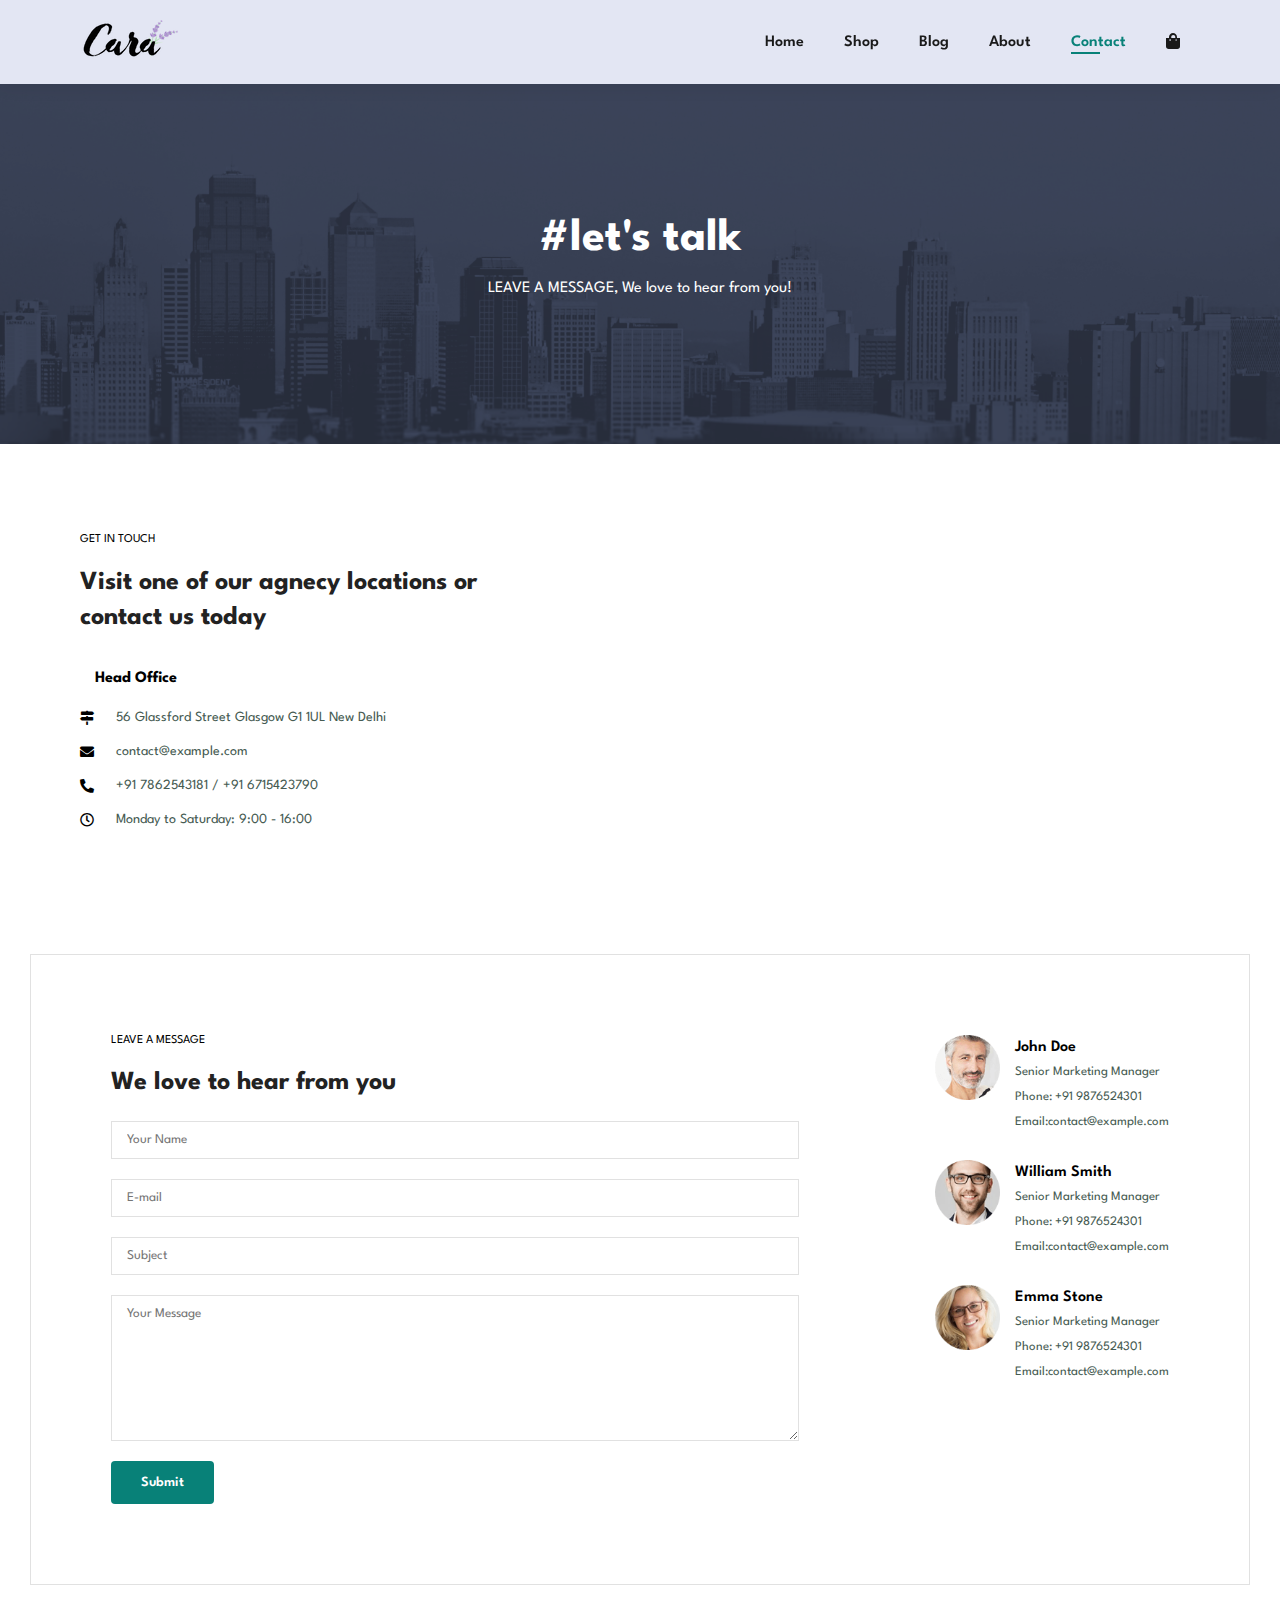
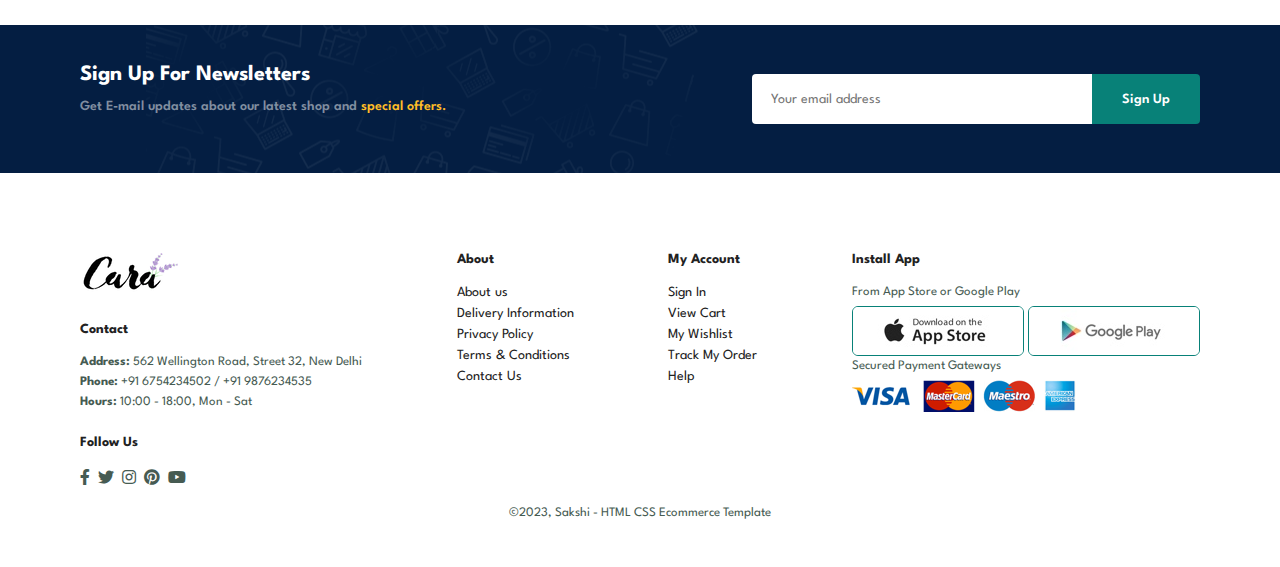
<file: contact.html>
<!DOCTYPE html>
<html lang="en">

    <head>
        <meta charset="UTF-8">
        <meta http-equiv="X-UA-Compatible" content="IE=edge">
        <meta name="viewport" content="width=device-width, initial-scale=1.0">
        <title>E-commerce Website</title>
        <link rel="stylesheet" href="https://use.fontawesome.com/releases/v5.15.4/css/all.css"/>

        <link rel="stylesheet" href="style.css">
    </head>

    <body>
        
        <section id="header">
            <a href="#"><img src="images/logo.png" class="logo" alt=""></a>

            <div>
                <ul id="navbar">
                    <li><a href="index.html">Home</a></li>
                    <li><a href="shop.html">Shop</a></li>
                    <li><a href="blog.html">Blog</a></li>
                    <li><a href="about.html">About</a></li>
                    <li><a class="active" href="contact.html">Contact</a></li>
                    <li id="lg-bag"><a href="cart.html"><i class="fas fa-shopping-bag"></i></a></li>
                    <a href="#" id="close"><i class="fas fa-times"></i></a>
                </ul>
            </div>
            <div id="mobile">
                <a href="cart.html"><i class="fas fa-shopping-bag"></i></a>
                <i id="bar" class="fas fa-outdent"></i>
            </div>
        </section>

        <section id="page-header" class="about-header">
            <h2>#let's talk</h2>
            <p>LEAVE A MESSAGE, We love to hear from you!</p>
        </section>

        <section id="contact-details" class="section-p1">
            <div class="details">
                <span>GET IN TOUCH</span>
                <h2>Visit one of our agnecy locations or contact us today</h2>
                <h3>Head Office</h3>
                <div>
                    <li>
                        <i class="fas fa-map-signs"></i>
                        <p>56 Glassford Street Glasgow G1 1UL New Delhi</p>
                    </li>
                    <li>
                        <i class="fas fa-envelope"></i>
                        <p>contact@example.com</p>
                    </li>
                    <li>
                        <i class="fas fa-phone-alt"></i>
                        <p>+91 7862543181 / +91 6715423790</p>
                    </li>
                    <li>
                        <i class="far fa-clock"></i>
                        <p>Monday to Saturday: 9:00 - 16:00</p>
                    </li>
                </div>
            </div>

            <div class="map">
                <iframe src="https://www.google.com/maps/embed?pb=!1m18!1m12!1m3!1d2469.833866719353!2d-1.2599146113915944!3d51.754361399340794!2m3!1f0!2f0!3f0!3m2!1i1024!2i768!4f13.1!3m3!1m2!1s0x4876c6a9ef8c485b%3A0xd2ff1883a001afed!2sUniversity%20of%20Oxford!5e0!3m2!1sen!2sin!4v1689659913590!5m2!1sen!2sin" width="600" height="450" style="border:0;" allowfullscreen="" loading="lazy" referrerpolicy="no-referrer-when-downgrade"></iframe>
            </div>
        </section>

        <section id="form-details">
            <form action="">
                <span>LEAVE A MESSAGE</span>
                <h2>We love to hear from you</h2>
                <input type="text" placeholder="Your Name">
                <input type="text" placeholder="E-mail">
                <input type="text" placeholder="Subject">
                <textarea name="" id="" cols="30" rows="10" placeholder="Your Message"></textarea>
                <button class="normal">Submit</button>
            </form>

            <div class="people">
                <div>
                    <img src="images/people/1.png" alt="">
                    <p><span>John Doe</span> Senior Marketing Manager <br> Phone: +91 9876524301 <br> Email:contact@example.com</p>
                </div>
                <div>
                    <img src="images/people/2.png" alt="">
                    <p><span>William Smith</span> Senior Marketing Manager <br> Phone: +91 9876524301 <br> Email:contact@example.com</p>
                </div>
                <div>
                    <img src="images/people/3.png" alt="">
                    <p><span>Emma Stone</span> Senior Marketing Manager <br> Phone: +91 9876524301 <br> Email:contact@example.com</p>
                </div>
            </div>
        </section>

        <section id="newsletter" class="section-p1 section-m1">
            <div class="newstext">
                <h4>Sign Up For Newsletters</h4>
                <p>Get E-mail updates about our latest shop and <span>special offers.</span></p>
            </div>
            <div class="form">
                <input type="text" placeholder="Your email address">
                <button class="normal">Sign Up</button>
            </div>
        </section>

        <footer class="section-p1">
            <div class="col">
                <img class="logo" src="images/logo.png" alt="">
                <h4>Contact</h4>
                <p><strong>Address: </strong> 562 Wellington Road, Street 32, New Delhi</p>
                <p><strong>Phone: </strong> +91 6754234502 / +91 9876234535</p>
                <p><strong>Hours: </strong> 10:00 - 18:00, Mon - Sat</p>
                <div class="follow">
                    <h4>Follow Us</h4>
                    <div class="icon">
                        <i class="fab fa-facebook-f"></i>
                        <i class="fab fa-twitter"></i>
                        <i class="fab fa-instagram"></i>
                        <i class="fab fa-pinterest"></i>
                        <i class="fab fa-youtube"></i>
                    </div>
                </div>
            </div>
            <div class="col">
                <h4>About</h4>
                <a href="#">About us</a>
                <a href="#">Delivery Information</a>
                <a href="#">Privacy Policy</a>
                <a href="#">Terms & Conditions</a>
                <a href="#">Contact Us</a>
            </div>
            <div class="col">
                <h4>My Account</h4>
                <a href="#">Sign In</a>
                <a href="#">View Cart</a>
                <a href="#">My Wishlist</a>
                <a href="#">Track My Order</a>
                <a href="#">Help</a>
            </div>

            <div class="col install">
                <h4>Install App</h4>
                <p>From App Store or Google Play</p>
                <div class="row">
                    <img src="images/pay/app.jpg" alt="">
                    <img src="images/pay/play.jpg" alt="">
                </div>
                <p>Secured Payment Gateways</p>
                <img src="images/pay/pay.png" alt="">
            </div>

            <div class="copyright">
                <p>©2023, Sakshi - HTML CSS Ecommerce Template</p>
            </div>
        </footer>

        <script src="script.js"></script>
    </body>

</html>
</file>
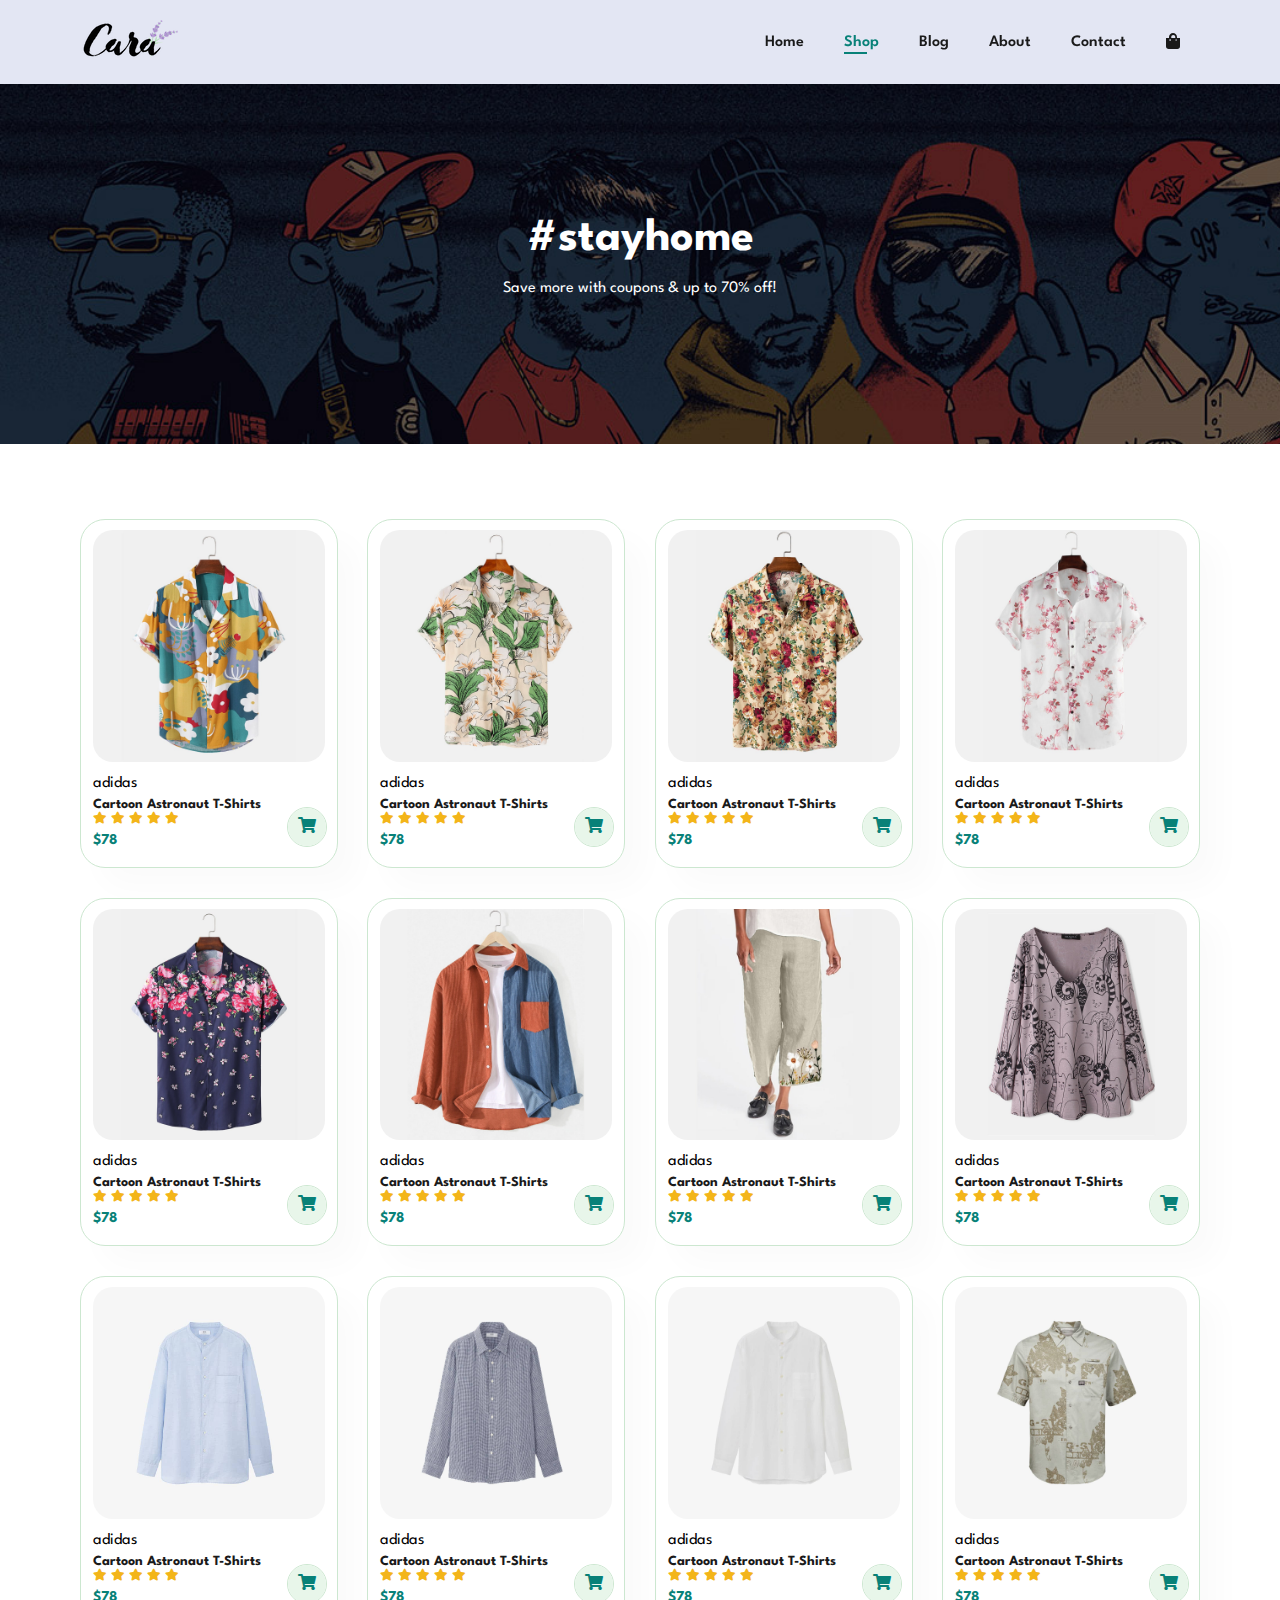
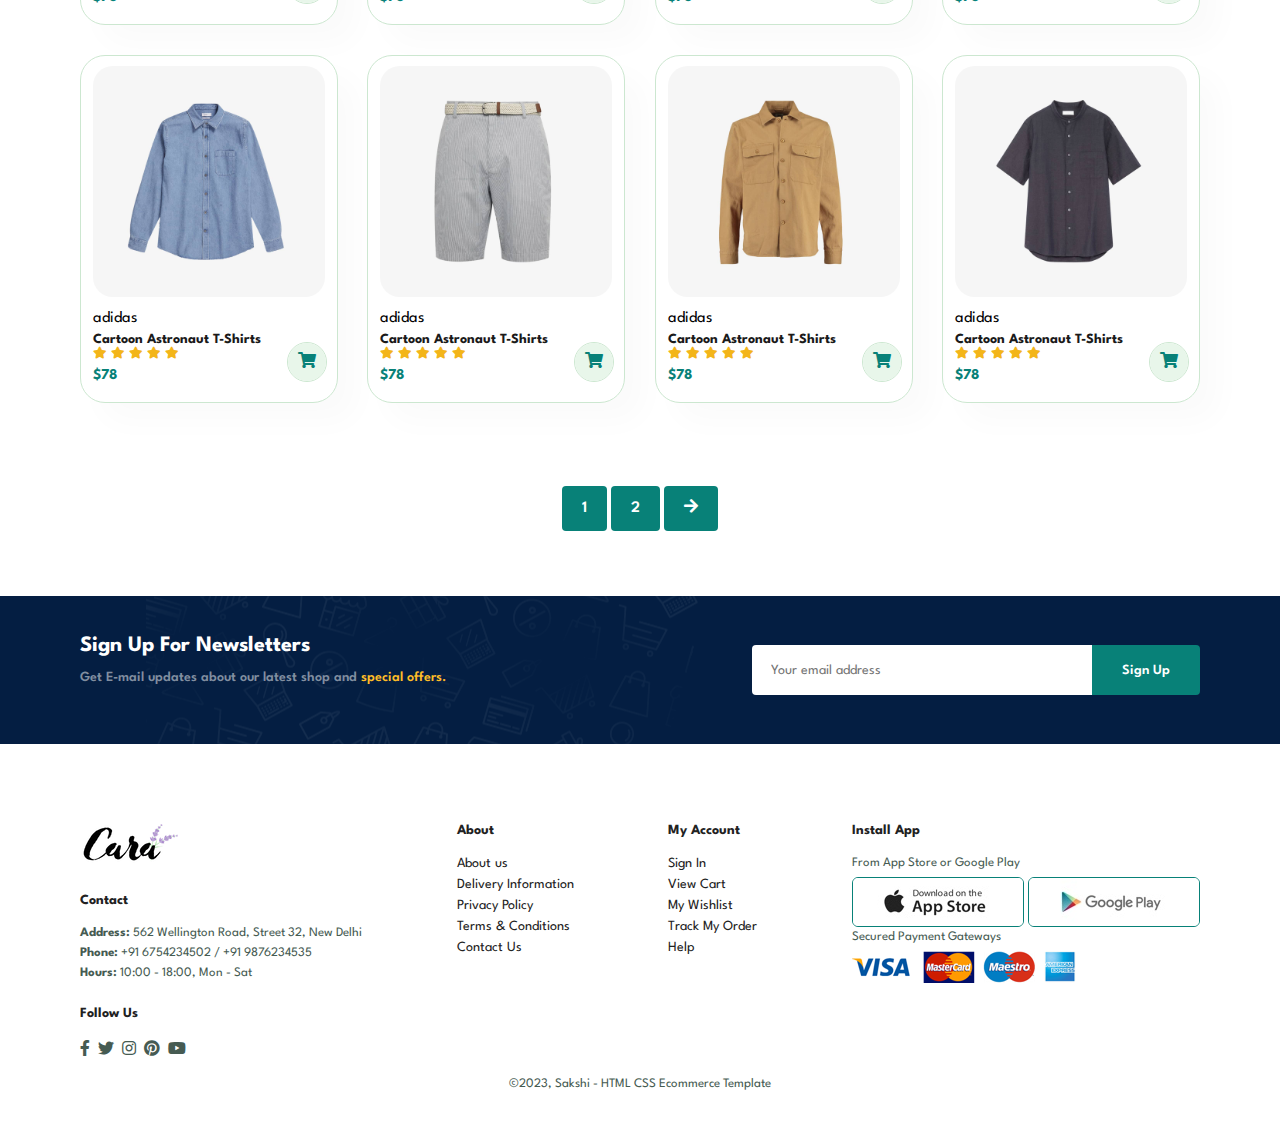
<file: shop.html>
<!DOCTYPE html>
<html lang="en">

    <head>
        <meta charset="UTF-8">
        <meta http-equiv="X-UA-Compatible" content="IE=edge">
        <meta name="viewport" content="width=device-width, initial-scale=1.0">
        <title>E-commerce Website</title>
        <link rel="stylesheet" href="https://use.fontawesome.com/releases/v5.15.4/css/all.css"/>

        <link rel="stylesheet" href="style.css">
    </head>

    <body>
        
        <section id="header">
            <a href="#"><img src="images/logo.png" class="logo" alt=""></a>

            <div>
                <ul id="navbar">
                    <li><a href="index.html">Home</a></li>
                    <li><a class="active" href="shop.html">Shop</a></li>
                    <li><a href="blog.html">Blog</a></li>
                    <li><a href="about.html">About</a></li>
                    <li><a href="contact.html">Contact</a></li>
                    <li id="lg-bag"><a href="cart.html"><i class="fas fa-shopping-bag"></i></a></li>
                    <a href="#" id="close"><i class="fas fa-times"></i></a>
                </ul>
            </div>
            <div id="mobile">
                <a href="cart.html"><i class="fas fa-shopping-bag"></i></a>
                <i id="bar" class="fas fa-outdent"></i>
            </div>
        </section>


        <section id="page-header">
            <h2>#stayhome</h2>
            <p>Save more with coupons & up to 70% off!</p>
        </section>

        <section id="product1" class="section-p1">
            <div class="pro-container">
                <div class="pro" onclick="window.location.href='sproduct.html';">
                    <img src="images/products/f1.jpg" alt="">
                    <div class="des">
                        <span>adidas</span>
                        <h5>Cartoon Astronaut T-Shirts</h5>
                        <div class="star">
                            <i class="fas fa-star"></i>
                            <i class="fas fa-star"></i>
                            <i class="fas fa-star"></i>
                            <i class="fas fa-star"></i>
                            <i class="fas fa-star"></i>
                        </div>
                        <h4>$78</h4>
                    </div>
                    <a href="#" id="cart"><i class="fas fa-shopping-cart"></i></a>
                </div>
                <div class="pro">
                    <img src="images/products/f2.jpg" alt="">
                    <div class="des">
                        <span>adidas</span>
                        <h5>Cartoon Astronaut T-Shirts</h5>
                        <div class="star">
                            <i class="fas fa-star"></i>
                            <i class="fas fa-star"></i>
                            <i class="fas fa-star"></i>
                            <i class="fas fa-star"></i>
                            <i class="fas fa-star"></i>
                        </div>
                        <h4>$78</h4>
                    </div>
                    <a href="#" id="cart"><i class="fas fa-shopping-cart"></i></a>
                </div>
                <div class="pro">
                    <img src="images/products/f3.jpg" alt="">
                    <div class="des">
                        <span>adidas</span>
                        <h5>Cartoon Astronaut T-Shirts</h5>
                        <div class="star">
                            <i class="fas fa-star"></i>
                            <i class="fas fa-star"></i>
                            <i class="fas fa-star"></i>
                            <i class="fas fa-star"></i>
                            <i class="fas fa-star"></i>
                        </div>
                        <h4>$78</h4>
                    </div>
                    <a href="#" id="cart"><i class="fas fa-shopping-cart"></i></a>
                </div>
                <div class="pro">
                    <img src="images/products/f4.jpg" alt="">
                    <div class="des">
                        <span>adidas</span>
                        <h5>Cartoon Astronaut T-Shirts</h5>
                        <div class="star">
                            <i class="fas fa-star"></i>
                            <i class="fas fa-star"></i>
                            <i class="fas fa-star"></i>
                            <i class="fas fa-star"></i>
                            <i class="fas fa-star"></i>
                        </div>
                        <h4>$78</h4>
                    </div>
                    <a href="#" id="cart"><i class="fas fa-shopping-cart"></i></a>
                </div>
                <div class="pro">
                    <img src="images/products/f5.jpg" alt="">
                    <div class="des">
                        <span>adidas</span>
                        <h5>Cartoon Astronaut T-Shirts</h5>
                        <div class="star">
                            <i class="fas fa-star"></i>
                            <i class="fas fa-star"></i>
                            <i class="fas fa-star"></i>
                            <i class="fas fa-star"></i>
                            <i class="fas fa-star"></i>
                        </div>
                        <h4>$78</h4>
                    </div>
                    <a href="#" id="cart"><i class="fas fa-shopping-cart"></i></a>
                </div>
                <div class="pro">
                    <img src="images/products/f6.jpg" alt="">
                    <div class="des">
                        <span>adidas</span>
                        <h5>Cartoon Astronaut T-Shirts</h5>
                        <div class="star">
                            <i class="fas fa-star"></i>
                            <i class="fas fa-star"></i>
                            <i class="fas fa-star"></i>
                            <i class="fas fa-star"></i>
                            <i class="fas fa-star"></i>
                        </div>
                        <h4>$78</h4>
                    </div>
                    <a href="#" id="cart"><i class="fas fa-shopping-cart"></i></a>
                </div>
                <div class="pro">
                    <img src="images/products/f7.jpg" alt="">
                    <div class="des">
                        <span>adidas</span>
                        <h5>Cartoon Astronaut T-Shirts</h5>
                        <div class="star">
                            <i class="fas fa-star"></i>
                            <i class="fas fa-star"></i>
                            <i class="fas fa-star"></i>
                            <i class="fas fa-star"></i>
                            <i class="fas fa-star"></i>
                        </div>
                        <h4>$78</h4>
                    </div>
                    <a href="#" id="cart"><i class="fas fa-shopping-cart"></i></a>
                </div>
                <div class="pro">
                    <img src="images/products/f8.jpg" alt="">
                    <div class="des">
                        <span>adidas</span>
                        <h5>Cartoon Astronaut T-Shirts</h5>
                        <div class="star">
                            <i class="fas fa-star"></i>
                            <i class="fas fa-star"></i>
                            <i class="fas fa-star"></i>
                            <i class="fas fa-star"></i>
                            <i class="fas fa-star"></i>
                        </div>
                        <h4>$78</h4>
                    </div>
                    <a href="#" id="cart"><i class="fas fa-shopping-cart"></i></a>
                </div>
                <div class="pro">
                    <img src="images/products/n1.jpg" alt="">
                    <div class="des">
                        <span>adidas</span>
                        <h5>Cartoon Astronaut T-Shirts</h5>
                        <div class="star">
                            <i class="fas fa-star"></i>
                            <i class="fas fa-star"></i>
                            <i class="fas fa-star"></i>
                            <i class="fas fa-star"></i>
                            <i class="fas fa-star"></i>
                        </div>
                        <h4>$78</h4>
                    </div>
                    <a href="#" id="cart"><i class="fas fa-shopping-cart"></i></a>
                </div>
                <div class="pro">
                    <img src="images/products/n2.jpg" alt="">
                    <div class="des">
                        <span>adidas</span>
                        <h5>Cartoon Astronaut T-Shirts</h5>
                        <div class="star">
                            <i class="fas fa-star"></i>
                            <i class="fas fa-star"></i>
                            <i class="fas fa-star"></i>
                            <i class="fas fa-star"></i>
                            <i class="fas fa-star"></i>
                        </div>
                        <h4>$78</h4>
                    </div>
                    <a href="#" id="cart"><i class="fas fa-shopping-cart"></i></a>
                </div>
                <div class="pro">
                    <img src="images/products/n3.jpg" alt="">
                    <div class="des">
                        <span>adidas</span>
                        <h5>Cartoon Astronaut T-Shirts</h5>
                        <div class="star">
                            <i class="fas fa-star"></i>
                            <i class="fas fa-star"></i>
                            <i class="fas fa-star"></i>
                            <i class="fas fa-star"></i>
                            <i class="fas fa-star"></i>
                        </div>
                        <h4>$78</h4>
                    </div>
                    <a href="#" id="cart"><i class="fas fa-shopping-cart"></i></a>
                </div>
                <div class="pro">
                    <img src="images/products/n4.jpg" alt="">
                    <div class="des">
                        <span>adidas</span>
                        <h5>Cartoon Astronaut T-Shirts</h5>
                        <div class="star">
                            <i class="fas fa-star"></i>
                            <i class="fas fa-star"></i>
                            <i class="fas fa-star"></i>
                            <i class="fas fa-star"></i>
                            <i class="fas fa-star"></i>
                        </div>
                        <h4>$78</h4>
                    </div>
                    <a href="#" id="cart"><i class="fas fa-shopping-cart"></i></a>
                </div>
                <div class="pro">
                    <img src="images/products/n5.jpg" alt="">
                    <div class="des">
                        <span>adidas</span>
                        <h5>Cartoon Astronaut T-Shirts</h5>
                        <div class="star">
                            <i class="fas fa-star"></i>
                            <i class="fas fa-star"></i>
                            <i class="fas fa-star"></i>
                            <i class="fas fa-star"></i>
                            <i class="fas fa-star"></i>
                        </div>
                        <h4>$78</h4>
                    </div>
                    <a href="#" id="cart"><i class="fas fa-shopping-cart"></i></a>
                </div>
                <div class="pro">
                    <img src="images/products/n6.jpg" alt="">
                    <div class="des">
                        <span>adidas</span>
                        <h5>Cartoon Astronaut T-Shirts</h5>
                        <div class="star">
                            <i class="fas fa-star"></i>
                            <i class="fas fa-star"></i>
                            <i class="fas fa-star"></i>
                            <i class="fas fa-star"></i>
                            <i class="fas fa-star"></i>
                        </div>
                        <h4>$78</h4>
                    </div>
                    <a href="#" id="cart"><i class="fas fa-shopping-cart"></i></a>
                </div>
                <div class="pro">
                    <img src="images/products/n7.jpg" alt="">
                    <div class="des">
                        <span>adidas</span>
                        <h5>Cartoon Astronaut T-Shirts</h5>
                        <div class="star">
                            <i class="fas fa-star"></i>
                            <i class="fas fa-star"></i>
                            <i class="fas fa-star"></i>
                            <i class="fas fa-star"></i>
                            <i class="fas fa-star"></i>
                        </div>
                        <h4>$78</h4>
                    </div>
                    <a href="#" id="cart"><i class="fas fa-shopping-cart"></i></a>
                </div>
                <div class="pro">
                    <img src="images/products/n8.jpg" alt="">
                    <div class="des">
                        <span>adidas</span>
                        <h5>Cartoon Astronaut T-Shirts</h5>
                        <div class="star">
                            <i class="fas fa-star"></i>
                            <i class="fas fa-star"></i>
                            <i class="fas fa-star"></i>
                            <i class="fas fa-star"></i>
                            <i class="fas fa-star"></i>
                        </div>
                        <h4>$78</h4>
                    </div>
                    <a href="#" id="cart"><i class="fas fa-shopping-cart"></i></a>
                </div>
            </div>
        </section>

        <section id="pagination" class="section-p1">
            <a href="#">1</a>
            <a href="#">2</a>
            <a href="#"><i class="fas fa-arrow-right"></i></a>
        </section>

        <section id="newsletter" class="section-p1 section-m1">
            <div class="newstext">
                <h4>Sign Up For Newsletters</h4>
                <p>Get E-mail updates about our latest shop and <span>special offers.</span></p>
            </div>
            <div class="form">
                <input type="text" placeholder="Your email address">
                <button class="normal">Sign Up</button>
            </div>
        </section>

        <footer class="section-p1">
            <div class="col">
                <img class="logo" src="images/logo.png" alt="">
                <h4>Contact</h4>
                <p><strong>Address: </strong> 562 Wellington Road, Street 32, New Delhi</p>
                <p><strong>Phone: </strong> +91 6754234502 / +91 9876234535</p>
                <p><strong>Hours: </strong> 10:00 - 18:00, Mon - Sat</p>
                <div class="follow">
                    <h4>Follow Us</h4>
                    <div class="icon">
                        <i class="fab fa-facebook-f"></i>
                        <i class="fab fa-twitter"></i>
                        <i class="fab fa-instagram"></i>
                        <i class="fab fa-pinterest"></i>
                        <i class="fab fa-youtube"></i>
                    </div>
                </div>
            </div>
            <div class="col">
                <h4>About</h4>
                <a href="#">About us</a>
                <a href="#">Delivery Information</a>
                <a href="#">Privacy Policy</a>
                <a href="#">Terms & Conditions</a>
                <a href="#">Contact Us</a>
            </div>
            <div class="col">
                <h4>My Account</h4>
                <a href="#">Sign In</a>
                <a href="#">View Cart</a>
                <a href="#">My Wishlist</a>
                <a href="#">Track My Order</a>
                <a href="#">Help</a>
            </div>

            <div class="col install">
                <h4>Install App</h4>
                <p>From App Store or Google Play</p>
                <div class="row">
                    <img src="images/pay/app.jpg" alt="">
                    <img src="images/pay/play.jpg" alt="">
                </div>
                <p>Secured Payment Gateways</p>
                <img src="images/pay/pay.png" alt="">
            </div>

            <div class="copyright">
                <p>©2023, Sakshi - HTML CSS Ecommerce Template</p>
            </div>
        </footer>

        <script src="script.js"></script>
    </body>

</html>
</file>
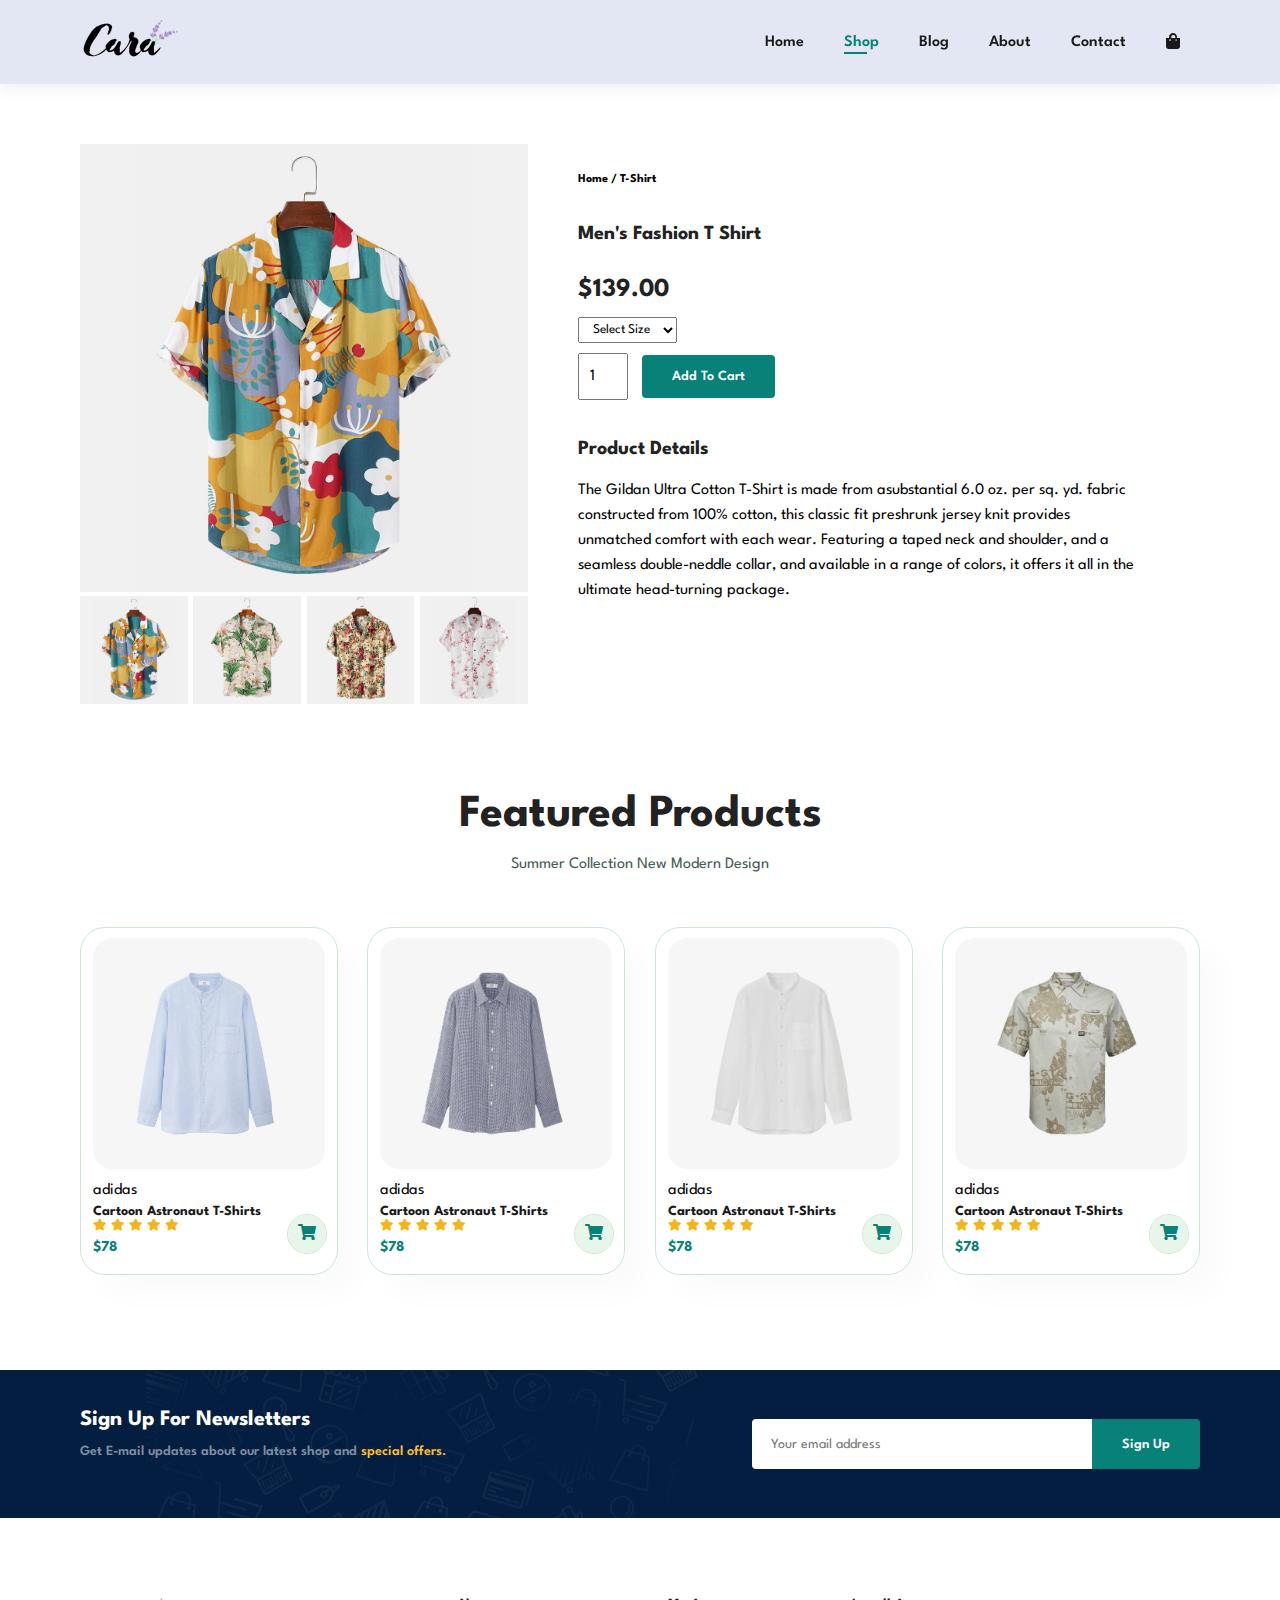
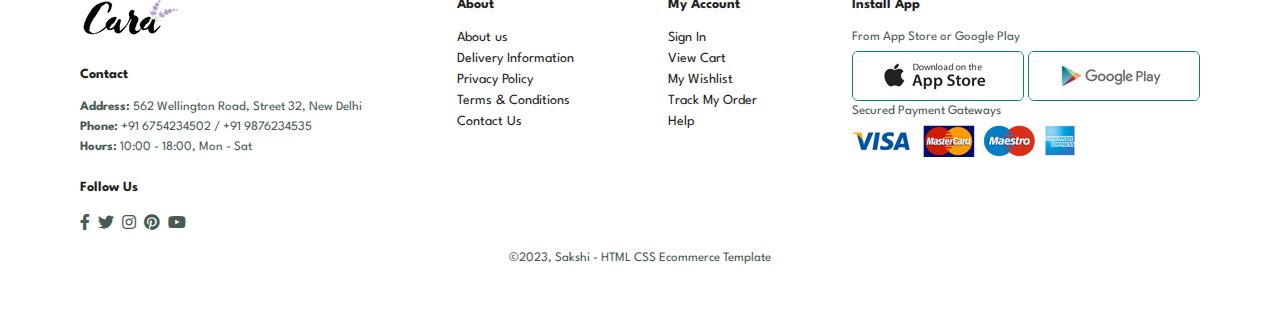
<file: sproduct.html>
<!DOCTYPE html>
<html lang="en">

    <head>
        <meta charset="UTF-8">
        <meta http-equiv="X-UA-Compatible" content="IE=edge">
        <meta name="viewport" content="width=device-width, initial-scale=1.0">
        <title>E-commerce Website</title>
        <link rel="stylesheet" href="https://use.fontawesome.com/releases/v5.15.4/css/all.css"/>

        <link rel="stylesheet" href="style.css">
    </head>

    <body>
        
        <section id="header">
            <a href="#"><img src="images/logo.png" class="logo" alt=""></a>

            <div>
                <ul id="navbar">
                    <li><a href="index.html">Home</a></li>
                    <li><a class="active" href="shop.html">Shop</a></li>
                    <li><a href="blog.html">Blog</a></li>
                    <li><a href="about.html">About</a></li>
                    <li><a href="contact.html">Contact</a></li>
                    <li id="lg-bag"><a href="cart.html"><i class="fas fa-shopping-bag"></i></a></li>
                    <a href="#" id="close"><i class="fas fa-times"></i></a>
                </ul>
            </div>
            <div id="mobile">
                <a href="cart.html"><i class="fas fa-shopping-bag"></i></a>
                <i id="bar" class="fas fa-outdent"></i>
            </div>
        </section>

        <section id="prodetails" class="section-p1">
            <div class="single-pro-image">
                <img src="images/products/f1.jpg" width="100%" id="MainImg" alt="">
                <div class="small-img-group">
                    <div class="small-img-col">
                        <img src="images/products/f1.jpg" width="100%" class="small-img" alt="">
                    </div>
                    <div class="small-img-col">
                        <img src="images/products/f2.jpg" width="100%" class="small-img" alt="">
                    </div>
                    <div class="small-img-col">
                        <img src="images/products/f3.jpg" width="100%" class="small-img" alt="">
                    </div>
                    <div class="small-img-col">
                        <img src="images/products/f4.jpg" width="100%" class="small-img" alt="">
                    </div>
                </div>
            </div>

            <div class="single-pro-details">
                <h6>Home / T-Shirt</h6>
                <h4>Men's Fashion T Shirt</h4>
                <h2>$139.00</h2>
                <select>
                    <option>Select Size</option>
                    <option>XL</option>
                    <option>XXL</option>
                    <option>Small</option>
                    <option>Large</option>
                </select>
                <input type="number" value="1">
                <button class="normal">Add To Cart</button>
                <h4>Product Details</h4>
                <span>The Gildan Ultra Cotton T-Shirt is made from asubstantial 6.0 oz. per sq. yd. fabric constructed from 100% cotton, this classic fit preshrunk jersey knit provides unmatched comfort with each wear. Featuring a taped neck and shoulder, and a seamless double-neddle collar, and available in a range of colors, it offers it all in the ultimate head-turning package.</span>
            </div>
        </section>

        <section id="product1" class="section-p1">
            <h2>Featured Products</h2>
            <p>Summer Collection New Modern Design</p>
            <div class="pro-container">
                <div class="pro">
                    <img src="images/products/n1.jpg" alt="">
                    <div class="des">
                        <span>adidas</span>
                        <h5>Cartoon Astronaut T-Shirts</h5>
                        <div class="star">
                            <i class="fas fa-star"></i>
                            <i class="fas fa-star"></i>
                            <i class="fas fa-star"></i>
                            <i class="fas fa-star"></i>
                            <i class="fas fa-star"></i>
                        </div>
                        <h4>$78</h4>
                    </div>
                    <a href="#" id="cart"><i class="fas fa-shopping-cart"></i></a>
                </div>
                <div class="pro">
                    <img src="images/products/n2.jpg" alt="">
                    <div class="des">
                        <span>adidas</span>
                        <h5>Cartoon Astronaut T-Shirts</h5>
                        <div class="star">
                            <i class="fas fa-star"></i>
                            <i class="fas fa-star"></i>
                            <i class="fas fa-star"></i>
                            <i class="fas fa-star"></i>
                            <i class="fas fa-star"></i>
                        </div>
                        <h4>$78</h4>
                    </div>
                    <a href="#" id="cart"><i class="fas fa-shopping-cart"></i></a>
                </div>
                <div class="pro">
                    <img src="images/products/n3.jpg" alt="">
                    <div class="des">
                        <span>adidas</span>
                        <h5>Cartoon Astronaut T-Shirts</h5>
                        <div class="star">
                            <i class="fas fa-star"></i>
                            <i class="fas fa-star"></i>
                            <i class="fas fa-star"></i>
                            <i class="fas fa-star"></i>
                            <i class="fas fa-star"></i>
                        </div>
                        <h4>$78</h4>
                    </div>
                    <a href="#" id="cart"><i class="fas fa-shopping-cart"></i></a>
                </div>
                <div class="pro">
                    <img src="images/products/n4.jpg" alt="">
                    <div class="des">
                        <span>adidas</span>
                        <h5>Cartoon Astronaut T-Shirts</h5>
                        <div class="star">
                            <i class="fas fa-star"></i>
                            <i class="fas fa-star"></i>
                            <i class="fas fa-star"></i>
                            <i class="fas fa-star"></i>
                            <i class="fas fa-star"></i>
                        </div>
                        <h4>$78</h4>
                    </div>
                    <a href="#" id="cart"><i class="fas fa-shopping-cart"></i></a>
                </div>
            </div>
        </section>

        <section id="newsletter" class="section-p1 section-m1">
            <div class="newstext">
                <h4>Sign Up For Newsletters</h4>
                <p>Get E-mail updates about our latest shop and <span>special offers.</span></p>
            </div>
            <div class="form">
                <input type="text" placeholder="Your email address">
                <button class="normal">Sign Up</button>
            </div>
        </section>

        <footer class="section-p1">
            <div class="col">
                <img class="logo" src="images/logo.png" alt="">
                <h4>Contact</h4>
                <p><strong>Address: </strong> 562 Wellington Road, Street 32, New Delhi</p>
                <p><strong>Phone: </strong> +91 6754234502 / +91 9876234535</p>
                <p><strong>Hours: </strong> 10:00 - 18:00, Mon - Sat</p>
                <div class="follow">
                    <h4>Follow Us</h4>
                    <div class="icon">
                        <i class="fab fa-facebook-f"></i>
                        <i class="fab fa-twitter"></i>
                        <i class="fab fa-instagram"></i>
                        <i class="fab fa-pinterest"></i>
                        <i class="fab fa-youtube"></i>
                    </div>
                </div>
            </div>
            <div class="col">
                <h4>About</h4>
                <a href="#">About us</a>
                <a href="#">Delivery Information</a>
                <a href="#">Privacy Policy</a>
                <a href="#">Terms & Conditions</a>
                <a href="#">Contact Us</a>
            </div>
            <div class="col">
                <h4>My Account</h4>
                <a href="#">Sign In</a>
                <a href="#">View Cart</a>
                <a href="#">My Wishlist</a>
                <a href="#">Track My Order</a>
                <a href="#">Help</a>
            </div>

            <div class="col install">
                <h4>Install App</h4>
                <p>From App Store or Google Play</p>
                <div class="row">
                    <img src="images/pay/app.jpg" alt="">
                    <img src="images/pay/play.jpg" alt="">
                </div>
                <p>Secured Payment Gateways</p>
                <img src="images/pay/pay.png" alt="">
            </div>

            <div class="copyright">
                <p>©2023, Sakshi - HTML CSS Ecommerce Template</p>
            </div>
        </footer>

        <script>
            var MainImg = document.getElementById("MainImg");
            var smallImg = document.getElementsByClassName("small-img");

            smallImg[0].onclick = function(){
                MainImg.src = smallImg[0].src;
            }
            smallImg[1].onclick = function(){
                MainImg.src = smallImg[1].src;
            }
            smallImg[2].onclick = function(){
                MainImg.src = smallImg[2].src;
            }
            smallImg[3].onclick = function(){
                MainImg.src = smallImg[3].src;
            }
        </script>

        <script src="script.js"></script>
    </body>

</html>
</file>
<file: style.css>
@import url("https://fonts.googleapis.com/css2?family=Spartan:wght@100;200;300;400;500;600;700;800;900&display=swap");
* {
  margin: 0;
  padding: 0;
  box-sizing: border-box;
  font-family: "Spartan", sans-serif;
}

html {
  scroll-behavior: smooth;
}

/* Global Styles */

h1 {
  font-size: 50px;
  line-height: 64px;
  color: #222;
}

h2 {
  font-size: 46px;
  line-height: 54px;
  color: #222;
}

h4 {
  font-size: 20px;
  color: #222;
}

h6 {
  font-weight: 700;
  font-size: 12px;
}

p {
  font-size: 16px;
  color: #465b52;
  margin: 15px 0 20px 0;
}

.section-p1 {
  padding: 40px 80px;
}

.section-m1 {
  margin: 40px 0;
}

button.normal{
    font-size: 14px;
    font-weight: 600;
    padding: 15px 30px;
    color: #000;
    background-color: #fff;
    border-radius: 4px;
    cursor: pointer;
    border: none;
    outline: none;
    transition: 0.2s;
}

body {
  width: 100%;
}

#header {
    display: flex;
    align-items: center;
    justify-content: space-between;
    padding: 20px 80px;
    background: #E3E6F3;
    box-shadow: 0 5px 15px rgba(0, 0, 0, 0.06);
    z-index: 999;
    position: sticky;
    top: 0;
    left: 0;
}

#navbar {
    display: flex;
    align-items: center;
    justify-content: center;
}

#navbar li{
    list-style: none;
    padding: 0 20px;
    position: relative;
}

#navbar li a{
    text-decoration: none;
    font-size: 16px;
    font-weight: 600;
    color: #1a1a1a;
    transition: 0.3s ease;
}

#navbar li a:hover,
#navbar li a.active{
    color: #088178;
}

#navbar li a.active::after,
#navbar li a:hover::after{
    content: "";
    width: 30%;
    height: 2px;
    background: #088178;
    position: absolute;
    bottom: -4px;
    left: 20px;
}

#mobile{
    display: none;
}

#close{
    display: none;
}

#hero{
    background-image: url("images/hero4.png");
    height: 90vh;
    width: 100%;
    background-position: top 25% right 0;
    background-size: cover;
    padding: 0 80px;
    display: flex;
    flex-direction: column;
    align-items: flex-start;
    justify-content: center;
}

#hero h4{
    padding-bottom: 15px;
}

#hero h1{
    color: #088178;
}

#hero button{
    background-image: url("images/button.png");
    background-color: transparent;
    color: #088178;
    border: 0;
    padding: 14px 80px ;
    background-repeat: no-repeat;
    cursor: pointer;
    font-weight: 700;
    font-size: 15px;
}

#feature{
    display: flex;
    align-items: center;
    justify-content: space-between;
    flex-wrap: wrap;
}

#feature .fe-box{
    width: 180px;
    text-align: center;
    padding: 25px 15px;
    box-shadow: 20px 20px 34px rgba(0,0,0,0.03);
    border: 1px solid #cce7d0;
    border-radius: 4px;
    margin: 15px;
}

#feature .fe-box:hover{
    box-shadow: 10px 10px 54px rgba(70,62,221,0.1);
}

#feature .fe-box imag{
    width: 100%;
    margin-bottom: 10px;
}

#feature .fe-box h6{
    display: inline-block;
    padding: 9px 8px 6px 8px;
    line-height: 1;
    border-radius: 4px;
    color: #088178;
    background-color: #fddde4;
}

#feature .fe-box:nth-child(2) h6{
    background-color: #cdebbc;
}

#feature .fe-box:nth-child(3) h6{
    background-color: #d1e8f2;
}

#feature .fe-box:nth-child(4) h6{
    background-color: #cdd4f8;
}

#feature .fe-box:nth-child(5) h6{
    background-color: #f6dbf6;
}

#feature .fe-box:nth-child(6) h6{
    background-color: #fff2e5;
}

#product1{
    text-align: center;
}

#product1 .pro-container{
    display: flex;
    justify-content: space-between;
    padding-top: 20px;
    flex-wrap: wrap;
}

#product1 .pro{
    width: 23%;
    min-width: 250px;
    padding: 10px 12px;
    border: 1px solid #cce7d0;
    border-radius: 25px;
    cursor: pointer;
    box-shadow: 20px 20px 30px rgba(0,0,0,0.02);
    margin: 15px 0;
    transition: 0.2s ease;
    position: relative;
}

#product1 .pro:hover{
    box-shadow: 20px 20px 30px rgba(0,0,0,0.06);
}

#product1 .pro img{
    width: 100%;
    border-radius: 20px;
}

#product1 .pro .des{
    text-align: start;
    padding: 10px 0;
}

#product1.pro.des span{
    color: #606063;
    font-size: 12px;
}

#product1 .pro .des h5{
    padding-top: 7px;
    color: #1a1a1a;
    font-size: 14px;
}

#product1 .pro .des i{
    font-size: 12px;
    color: rgb(243, 181, 25);
}

#product1 .pro .des h4{
    padding-top: 7px;
    font-size: 15px;
    font-weight: 700;
    color: #088178;
}

#product1 .pro #cart{
    width: 40px;
    height: 40px;
    line-height: 40px;
    border-radius: 50px;
    background-color: #e8f6ea;
    font-weight: 500;
    color: #088178;
    border: 1px solid #cce7d0;
    position: absolute;
    bottom: 20px;
    right: 10px;
}

#banner{
    display: flex;
    flex-direction: column;
    justify-content: center;
    align-items: center;
    text-align: center;
    background-image: url(images/banner/b2.jpg);
    width: 100%;
    height: 40vh;
    background-size: cover;
    background-position: center;
}

#banner h4{
    color: #fff;
    font-size: 16px;
}

#banner h2{
    color: #fff;
    font-size: 30px;
    padding: 10px 0;
}

#banner h2 span{
    color: #ef3636;
}

#banner button:hover{
    background-color: #088178;
    color: #fff;
}

#sm-banner{
    display: flex;
    justify-content: space-between;
    flex-wrap: wrap;
}

#sm-banner .banner-box{
    display: flex;
    flex-direction: column;
    justify-content: center;
    align-items: flex-start;
    background-image: url(images/banner/b17.jpg);
    min-width: 580px;
    height: 50vh;
    background-size: cover;
    background-position: center;
    padding: 30px;
}

#sm-banner .banner-box2{
    background-image: url(images/banner/b10.jpg);
}

#sm-banner h4{
    color: #fff;
    font-size: 20px;
    font-weight: 300;
}

#sm-banner h2{
    color: #fff;
    font-size: 28px;
    font-weight: 800;
}

#sm-banner span{
    color: #fff;
    font-size: 14px;
    font-weight: 500;
    padding-bottom: 15px;
}

button.white{
    font-size: 13px;
    font-weight: 600;
    padding: 11px 18px;
    color: #fff;
    background-color: transparent;
    cursor: pointer;
    border: 1px solid #fff;
    outline: none;
    transition: 0.2s;
}

#sm-banner .banner-box:hover button{
    background: #088178;
    border: 1px solid #088178;
}

#banner3{
    display: flex;
    justify-content: space-between;
    flex-wrap: wrap;
    padding: 0 80px;

}

#banner3 .banner-box{
    display: flex;
    flex-direction: column;
    justify-content: center;
    align-items: flex-start;
    background-image: url(images/banner/b7.jpg);
    min-width: 30%;
    height: 30vh;
    background-size: cover;
    background-position: center;
    padding: 20px;
    margin-bottom: 20px;
}

#banner3 .banner-box2{
    background-image: url("images/banner/b4.jpg");
}

#banner3 .banner-box3{
    background-image: url("images/banner/b18.jpg");
}

#banner3 .banner-box h2{
    color: #fff;
    font-weight: 900;
    font-size: 22px;
}

#banner3 .banner-box h3{
    color: #ef3636;
    font-weight: 800;
    font-size: 15px;
}

#newsletter{
    display: flex;
    justify-content: space-between;
    flex-wrap: wrap;
    align-items: center;
    background-image: url("images/banner/b14.png");
    background-repeat: no-repeat;
    background-position: 20% 30%;
    background-color: #041e42;
}

#newsletter h4{
    font-size: 22px;
    font-weight: 700;
    color: #fff;
}

#newsletter p{
    font-size: 14px;
    font-weight: 600;
    color: #818ea0;
}

#newsletter p span{
    color: #ffbd27;
}

#newsletter .form{
    display: flex;
    width: 40%;
}

#newsletter input{
    height: 3.125rem;
    padding: 0 1.25em;
    font-size: 14px;
    width: 100%;
    border: 1px solid transparent;
    border-radius: 4px;
    outline: none;
    border-top-right-radius: 0;
    border-bottom-right-radius: 0;
}

#newsletter button{
    background-color: #088178;
    color: #fff;
    white-space: nowrap; 
    border-top-left-radius: 0;
    border-bottom-left-radius: 0; 
}

footer{
    display: flex;
    justify-content: space-between;
    flex-wrap: wrap;
}

footer .col{
    display: flex;
    flex-direction: column;
    align-items: flex-start;
    margin-bottom: 20px;
}

footer .logo{
    margin-bottom: 30px;
}

footer h4{
    font-size: 14px;
    padding-bottom: 20px;
}

footer p{
    font-size: 13px;
    margin: 0 0 8px 0;
}

footer a{
    text-decoration: none;
    font-size: 14px;
    color: #222;
    margin: 0 0 8px 0;
}

footer .follow{
    margin-top: 20px;
}

footer .follow i{
    color: #465b52;
    padding-right: 4px;
    cursor: pointer;
}

footer .install .row img{
    border: 1px solid #088178;
    border-radius: 6px;
}

footer.install img{
    margin: 10px 0 15px 0;
}

footer .follow i:hover,
footer a:hover{
    color: #088178;
}

footer .copyright{
    width: 100%;
    text-align: center;
}


#page-header{
    background-image: url("images/banner/b1.jpg");
    width: 100%;
    height: 40vh;
    background-size: cover;
    display: flex;
    justify-content: center;
    text-align: center;
    flex-direction: column;
    padding: 14px;
}

#page-header h2,
#page-header p{
    color: #fff;
}

#pagination{
    text-align: center;
}

#pagination a{
    text-decoration: none;
    background-color: #088178;
    padding: 15px 20px;
    border-radius: 4px;
    color: #fff;
    font-weight: 600;
}

#pagination a i{
    font-size: 16px;
    font-weight: 600;
}

#prodetails .single-pro-image{
    width: 40%;
    margin-right: 50px;
}

.small-img-group{
    display: flex;
    justify-content: space-between;
}

.small-img-col{
    flex-basis: 24%;
    cursor: pointer;
}

#prodetails{
    display: flex;
    margin-top: 20px;
}

#prodetails .single-pro-details{
    width: 50%;
    padding-top: 30px;
}

#prodetails .single-pro-details h4{
    padding: 40px 0 20px 0;
}

#prodetails .single-pro-details h2{
    font-size: 26px;
}

#prodetails .single-pro-details select{
    display: block;
    padding: 5px 10px;
    margin-bottom: 10px;
}

#prodetails .single-pro-details input{
    width: 50px;
    height: 47px;
    padding-left: 10px;
    font-size: 16px;
    margin-right: 10px;
}

#prodetails .single-pro-details button{
    background: #088178;
    color: #fff;
}

#prodetails .single-pro-details input:focus{
    outline: none;
}

#prodetails .single-pro-details span{
    line-height: 25px;
}

#page-header.blog-header{
    background-image: url("images/banner/b19.jpg");
}

#blog{
    padding: 150px 150px 0 150px;
}

#blog .blog-box{
    display: flex;
    align-items: center;
    width: 100%;
    position: relative;
    padding-bottom: 90px;
}

#blog .blog-img{
    width: 50%;
    margin-right: 40px;
}

#blog img{
    width: 100%;
    height: 300px;
    object-fit: cover;
}

#blog .blog-details{
    width: 50%;
}

#blog .blog-details a{
    text-decoration: none;
    font-size: 11px;
    color: #000;
    font-weight: 700;
    position: relative;
    transition: 0.3s;
}

#blog .blog-details a::after{
    content: "";
    width: 50px;
    height: 1px;
    background-color: #000;
    position: absolute;
    top: 4px;
    right: -60px;
}

#blog .blog-details a:hover{
    color: #088178;
}

#blog .blog-details a:hover::after{
    background-color: #088178;
}

#blog .blog-box h1{
    position: absolute;
    top: -40px;
    left: 0;
    font-size: 70px;
    font-weight: 700;
    color: #c9cbce;
    z-index: -9;
}

#page-header.about-header{
    background-image: url("images/about/banner.png");
}

#about-head{
    display: flex;
    align-items: center;
}

#about-head img{
    width: 50%;
    height: auto;
}

#about-head div{
    padding-left: 40px;
}

#about-app{
    text-align: center;
}

#about-app .video{
    width: 70%;
    height: 100%;
    margin: 30px auto 0 auto;
}

#about-app .video video{
    width: 100%;
    height: 100%;
    border-radius: 20px;
}

#contact-details{
    display: flex;
    align-items: center;
    justify-content: space-between;
}

#contact-details .details{
    width: 40%;
}

#contact-details .details span,
#form-details form span{
    font-size: 12px;
}

#contact-details .details h2,
#form-details form h2{
    font-size: 26px;
    line-height: 35px;
    padding: 20px 0;
}

#contact-details .details h3{
    font-size: 16px;
    padding: 15px;
}

#contact-details .details li{
    list-style: none;
    display: flex;
    padding: 10px 0;
}

#contact-details .details li i{
    font-size: 14px;
    padding-right: 22px;
}

#contact-details .details li p{
    margin: 0;
    font-size: 14px;
}

#contact-details .map{
    width: 55%;
    height: 400px;
}

#contact-details .map iframe{
    width: 100%;
    height: 100%;
}

#form-details{
    display: flex;
    justify-content: space-between;
    margin: 30px;
    padding: 80px;
    border: 1px solid #e1e1e1;
}

#form-details form{
    width: 65%;
    display: flex;
    flex-direction: column;
    align-items: flex-start;
}

#form-details form input,
#form-details form textarea{
    width: 100%;
    padding: 12px 15px;
    outline: none;
    margin-bottom: 20px;
    border: 1px solid #e1e1e1;
}

#form-details form button{
    background-color: #088178;
    color: #fff;
}

#form-details .people div{
    padding-bottom: 25px;
    display: flex;
    align-items: flex-start;
}

#form-details .people div img{
    width: 65px;
    height: 65px;
    object-fit: cover;
    margin-right: 15px;
}

#form-details .people div p{
    margin: 0;
    font-size: 13px;
    line-height: 25px;
}

#form-details .people div p span{
    display: block;
    font-size: 16px;
    font-weight: 600;
    color: #000;
}

#cart{
    overflow-x: auto;
}

#cart table{
    width: 100%;
    border-collapse: collapse;
    table-layout: fixed;
    white-space: nowrap;
}

#cart table img{
    width: 70px;
}

#cart table td:nth-child(1){
    width: 100px;
    text-align: center;
}
#cart table td:nth-child(2){
    width: 150px;
    text-align: center;
}
#cart table td:nth-child(3){
    width: 250px;
    text-align: center;
}
#cart table td:nth-child(4),
#cart table td:nth-child(5),
#cart table td:nth-child(6){
    width: 150px;
    text-align: center;
}

#cart table td:nth-child(5) input{
    width: 70px;
    padding: 10px 5px 10px 15px;
}

#cart table thead{
    border: 1px solid #e2e9e1;
    border-left: none;
    border-right: none;
}

#cart table thead td{
    font-weight: 700;
    text-transform: uppercase;
    font-size: 13px;
    padding: 18px 0;
}

#cart table tbody tr td{
    padding-top: 15px;
}

#cart table tbody td{
    font-size: 13px;
}

#cart-add{
    display: flex;
    flex-wrap: wrap;
    justify-content: space-between;
}

#coupon{
    width: 50%;
    margin-bottom: 30px;
}

#coupon h3,
#subtotal h3{
    padding-bottom: 15px;
}

#coupon input{
    padding: 10px 20px;
    outline: none;
    width: 60%;
    margin-right: 10px;
    border: 1px solid #e2e9e1;
}
#coupon button,
#subtotal button{
    background-color: #088178;
    color: #fff;
    padding: 12px 20px;
}

#subtotal{
    width: 50%;
    margin-bottom: 30px;
    border: 1px solid #e2e9e1;
    padding: 30px;
}
#subtotal table{
    border-collapse: collapse;
    width: 100%;
    margin-bottom: 20px;
}
#subtotal table td{
    width: 50%;
    border: 1px solid #e2e9e1;
    padding: 10px;
    font-size: 13px;
}






@media (max-width:799px) {
    .section-p1{
        padding: 40px 40px;
    }
    #navbar {
        display: flex;
        flex-direction: column;
        align-items: flex-start;
        justify-content: flex-start;
        position: fixed;
        top: 0;
        right:-300px;
        height: 100vh;
        width: 300px;
        background-color: #E3E6F3;
        box-shadow: 0 40px 60px rgba(0, 0, 0, 0.1);
        padding: 80px 0 0 10px;
        transition: 0.3s;
    }
    #navbar.active{
        right: 0px;
    }
    #navbar li{
        margin-bottom: 25px;
    }
    #mobile{
        display: flex;
        align-items: center;
    }
    #mobile i{
        color: #1a1a1a;
        font-size: 24px;
        padding-left: 20px;
    }
    #close{
        display: initial;
        position: absolute;
        top: 30px;
        left: 30px;
        color: #222;
        font-size: 24px;
    }
    #lg-bag{
        display: none;
    }
    #hero{
        height: 70vh;
        padding: 0 80px;
        background-position: top 30% right 30%;
    }
    #feature{
        justify-content: center;
    }
    #feature .fe-box{
        margin: 15px 15px;
    }
    #product1 .pro-container{
        justify-content: center;
    }
    #product1 .pro{
        margin: 15px;
    }
    #banner{
        height: 25vh;
    }
    #sm-banner .banner-box{
        min-width: 100%;
        height: 30vh;
        padding: 30px;
    }
    #banner3{
        padding: 30px;
    }
    #banner3 .banner-box{
        width: 30%;
    }
    #newsletter .form{
        width: 70%;
    }
    #form-details{
        padding: 40px;
    }
    #form-details form{
        width: 50%;
    }
}

@media (max-width: 477px){
    .section-p1{
        padding: 20px;
    }
    #header{
        padding: 10px 30px;
    }
    h1{
        font-size: 38px;
    }
    h2{
        font-size: 32px;
    }
    #hero{
        padding: 0 20px;
        background-position: 55%;
    }
    #feature{
        justify-content: space-between;
    }
    #feature .fe-box{
        width: 155px;
        margin: 0 0 15px 0;
    }
    #product1 .pro{
        width: 100%;
    }
    #banner{
        height: 40vh;
    }
    #sm-banner .banner-box{
        height: 40vh;
    }
    #sm-banner .banner-box2{
        margin-top: 20px;
    }
    #banner3{
        padding: 0 20px;
    }
    #banner3 .banner-box{
        width: 100%;
    }
    #newsletter{
        padding: 40px 20px;
    }
    #newsletter .form{
        width: 100%;
    }
    #prodetails{
        display: flex;
        flex-direction: column;
    }
    #prodetails .single-pro-image{
        width: 100%;
        margin-right: 0px;
    }
    #prodetails .single-pro-details{
        width: 100%;
    }

    #blog{
        padding: 100px 20px 0 20px;
    }

    #blog .blog-box{
        display: flex;
        flex-direction: column;
        align-items: flex-start;
    }
    #blog .blog-img{
        width: 100%;
        margin-right: 0px;
        margin-bottom: 30px;
    }
    #blog .blog-details{
        width: 100%;
    }

    #about-head{
        flex-direction: column;
    }
    #about-head img{
        width: 100%;
        margin-bottom: 20px;
    }
    #about-head div{
        padding-left: 0px;
    }
    #about-app .video{
        width: 100%;
    }

    #contact-details{
        flex-direction: column;
    }
    #contact-details .details{
        width: 100%;
        margin-bottom: 30px;
    }
    #contact-details .map{
        width: 100%;
    }
    #form-details{
        margin: 10px;
        padding: 30px 10px;
        flex-wrap: wrap;
    }
    #form-details form{
        width: 100%;
        margin-bottom: 30px;
    }

    #cart-add{
        flex-direction: column;
    }
    #coupon{
        width: 100%;
    }
    #subtotal{
        width: 100%;
        padding: 20px;
    }
}
</file>
